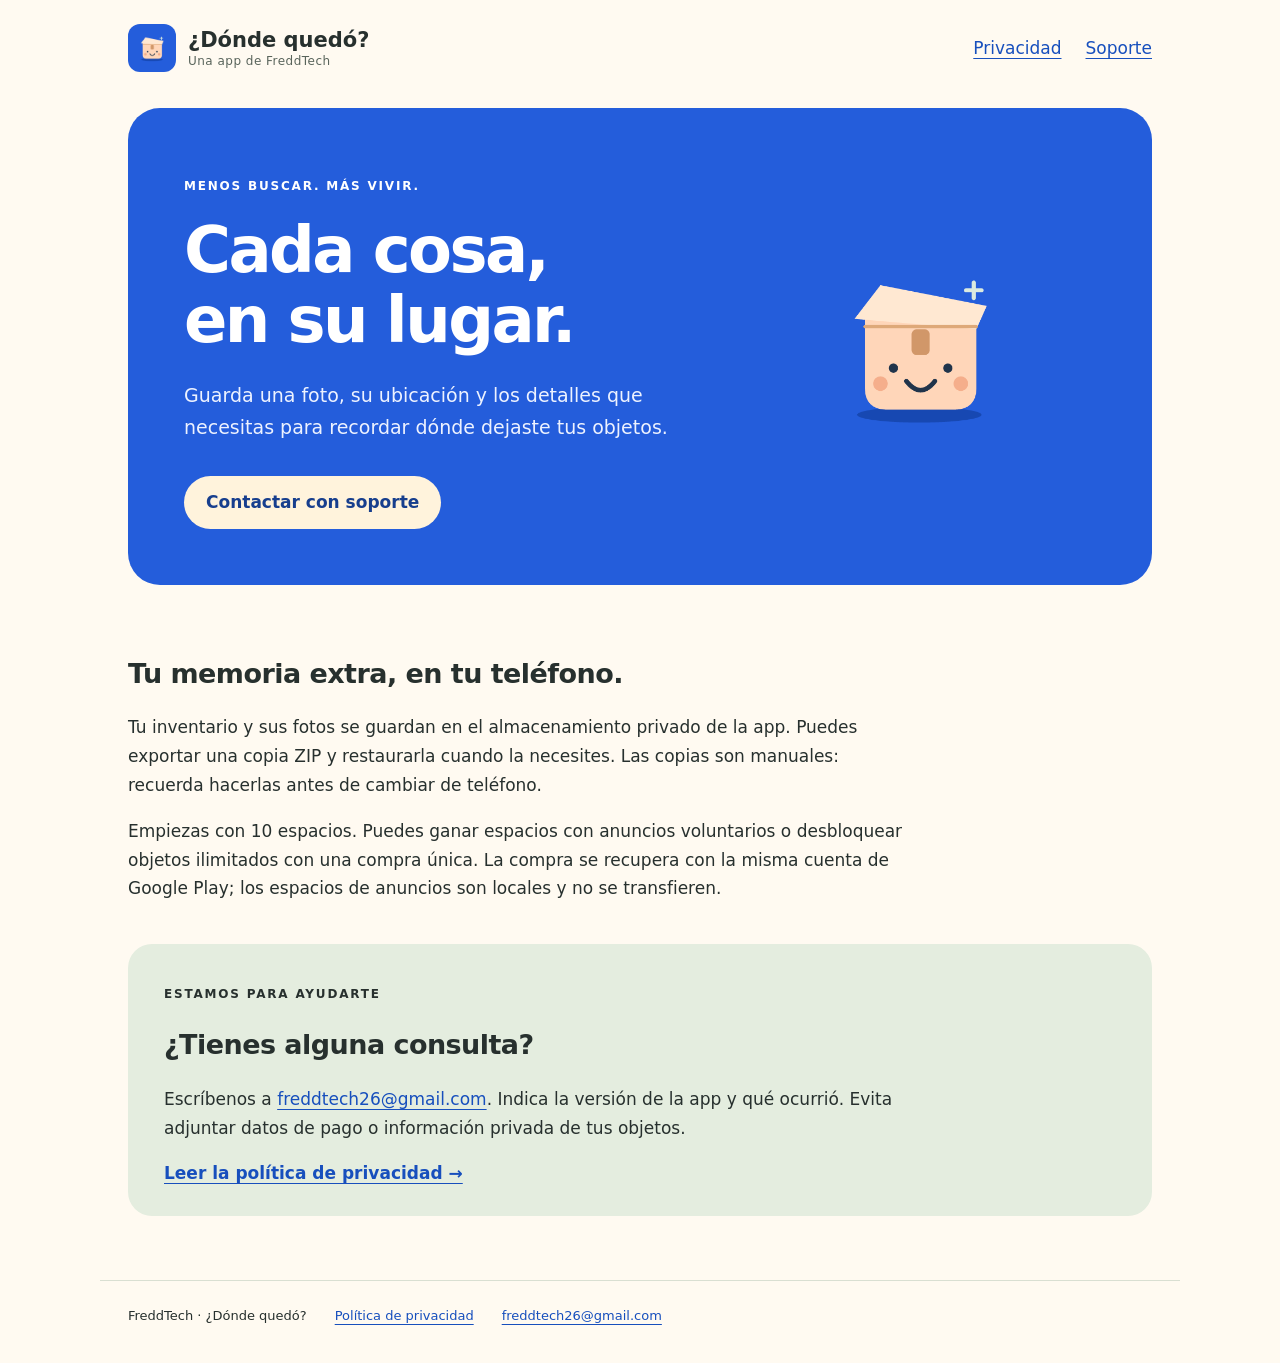
<file: index.html>
<!doctype html>
<html lang="es"><head><meta charset="utf-8"><meta name="viewport" content="width=device-width,initial-scale=1"><meta name="description" content="Información y soporte de ¿Dónde quedó?, la app de FreddTech para recordar dónde guardas tus objetos."><title>¿Dónde quedó? · FreddTech</title><link rel="icon" href="icono.png"><link rel="stylesheet" href="estilos.css"></head>
<body><header><a class="brand" href="index.html"><img src="icono.png" width="48" height="48" alt=""><span>¿Dónde quedó?<small>Una app de FreddTech</small></span></a><nav aria-label="Navegación"><a href="privacidad.html">Privacidad</a><a href="mailto:freddtech26@gmail.com">Soporte</a></nav></header>
<main><section class="hero"><div><p class="eyebrow">MENOS BUSCAR. MÁS VIVIR.</p><h1>Cada cosa,<br>en su lugar.</h1><p class="lead">Guarda una foto, su ubicación y los detalles que necesitas para recordar dónde dejaste tus objetos.</p><a class="button" href="mailto:freddtech26@gmail.com">Contactar con soporte</a></div><img class="mascot" src="icono.png" width="280" height="280" alt="Una caja sonriente, el icono de ¿Dónde quedó?"></section>
<section class="info"><h2>Tu memoria extra, en tu teléfono.</h2><p>Tu inventario y sus fotos se guardan en el almacenamiento privado de la app. Puedes exportar una copia ZIP y restaurarla cuando la necesites. Las copias son manuales: recuerda hacerlas antes de cambiar de teléfono.</p><p>Empiezas con 10 espacios. Puedes ganar espacios con anuncios voluntarios o desbloquear objetos ilimitados con una compra única. La compra se recupera con la misma cuenta de Google Play; los espacios de anuncios son locales y no se transfieren.</p></section>
<section class="support"><p class="eyebrow">ESTAMOS PARA AYUDARTE</p><h2>¿Tienes alguna consulta?</h2><p>Escríbenos a <a href="mailto:freddtech26@gmail.com">freddtech26@gmail.com</a>. Indica la versión de la app y qué ocurrió. Evita adjuntar datos de pago o información privada de tus objetos.</p><a class="text-link" href="privacidad.html">Leer la política de privacidad →</a></section></main><footer><span>FreddTech · ¿Dónde quedó?</span><a href="privacidad.html">Política de privacidad</a><a href="mailto:freddtech26@gmail.com">freddtech26@gmail.com</a></footer></body></html>
</file>
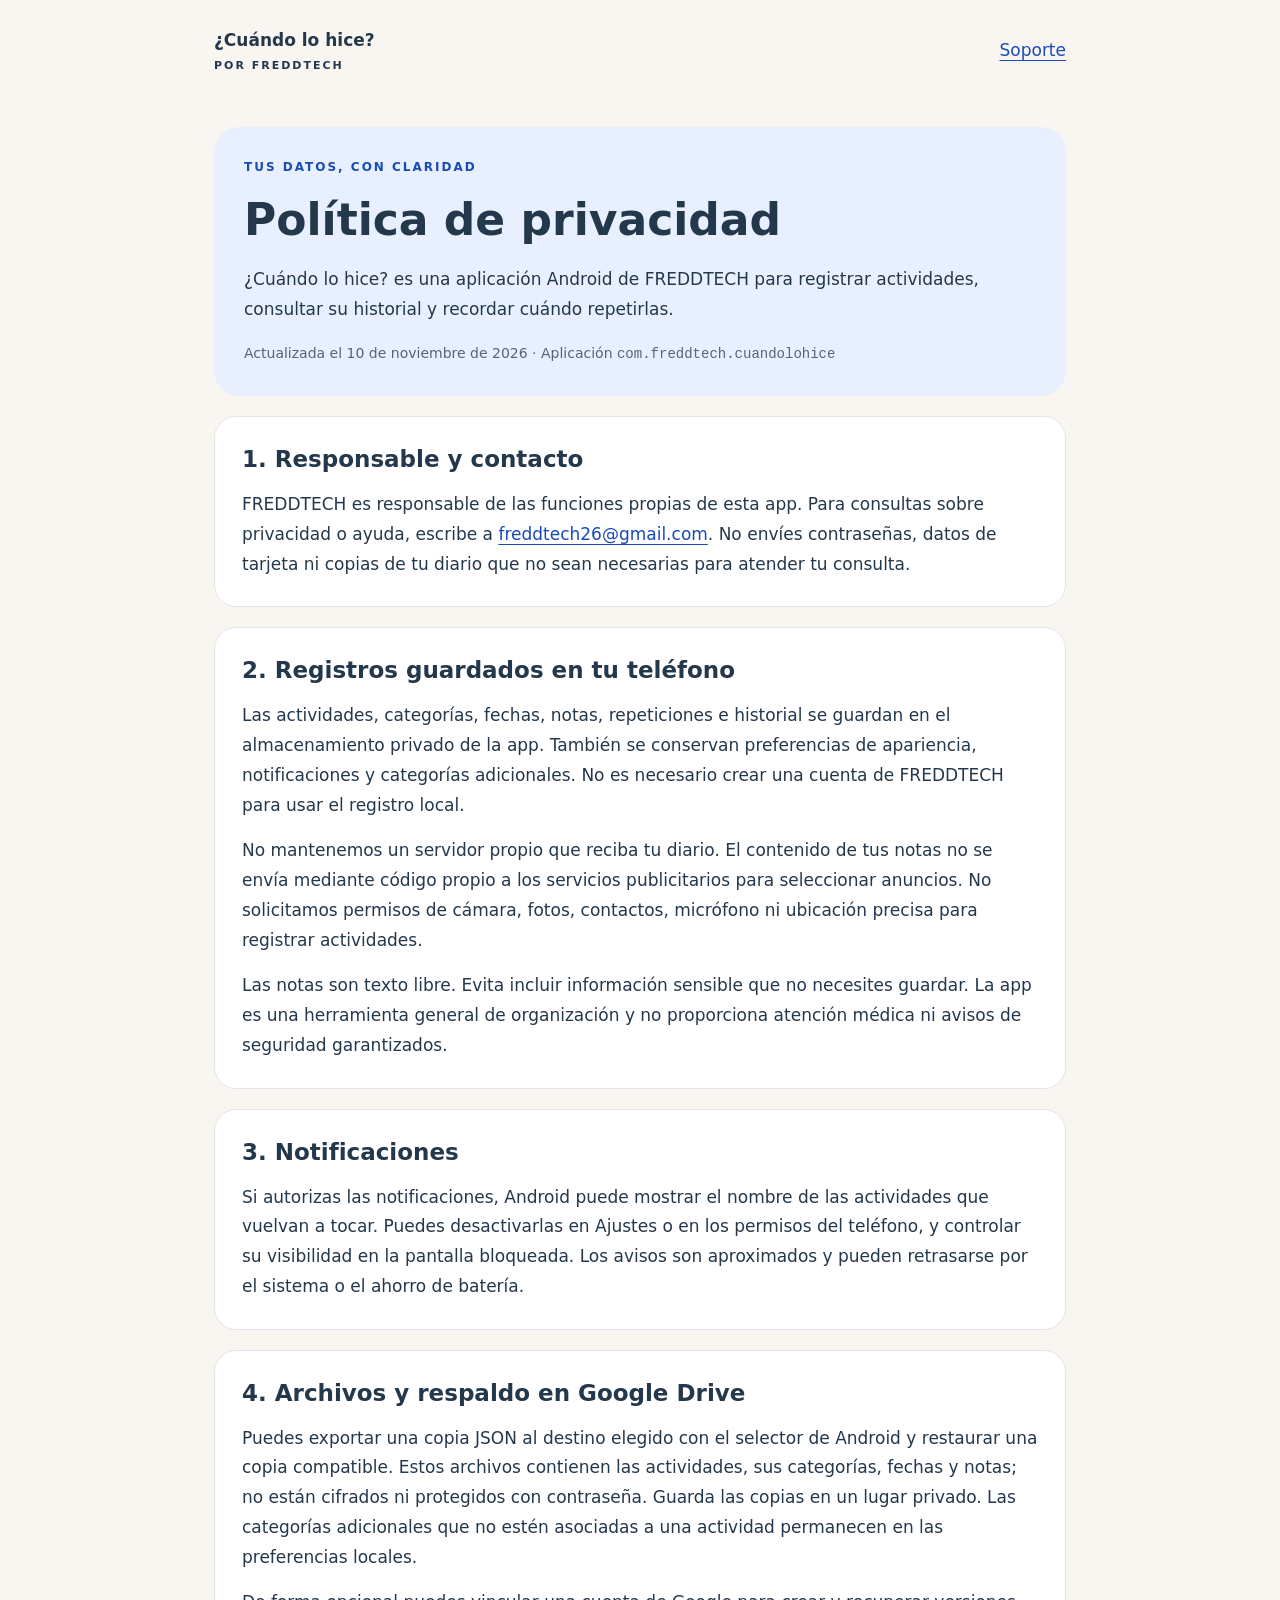
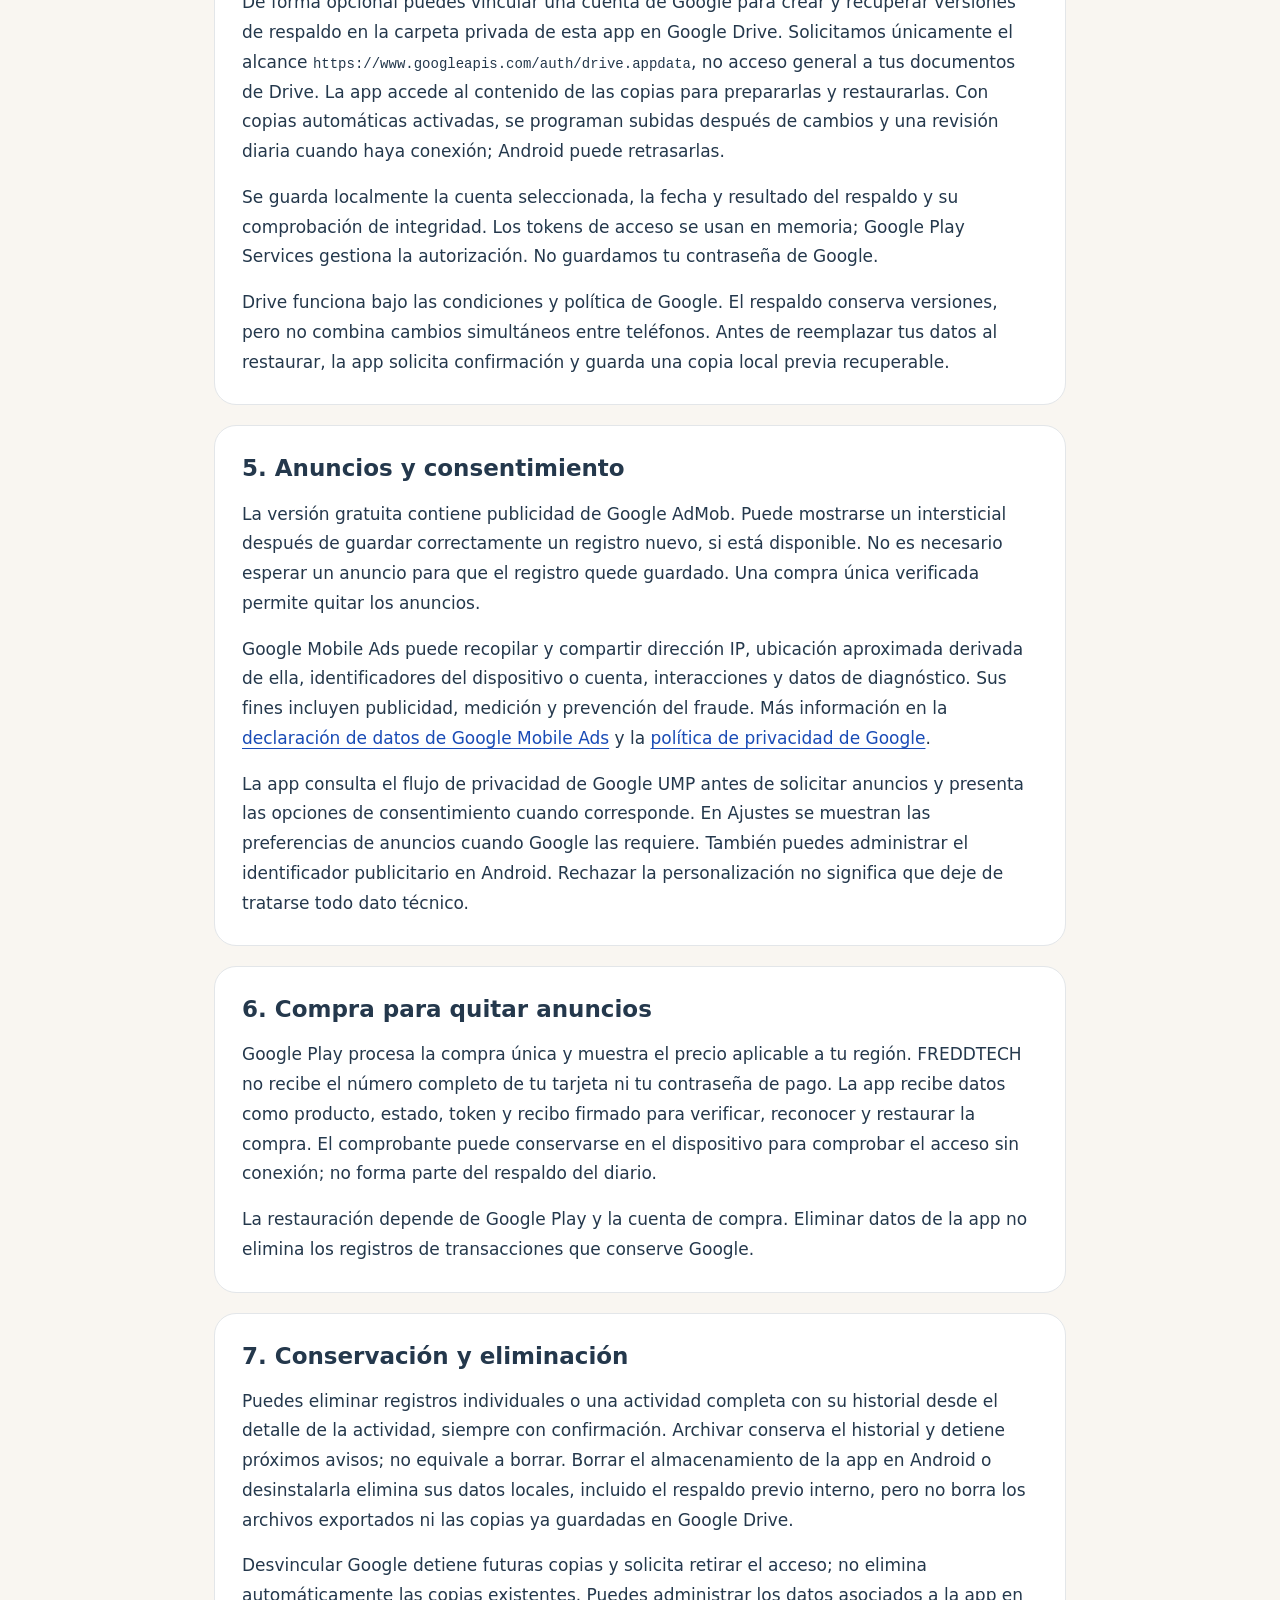
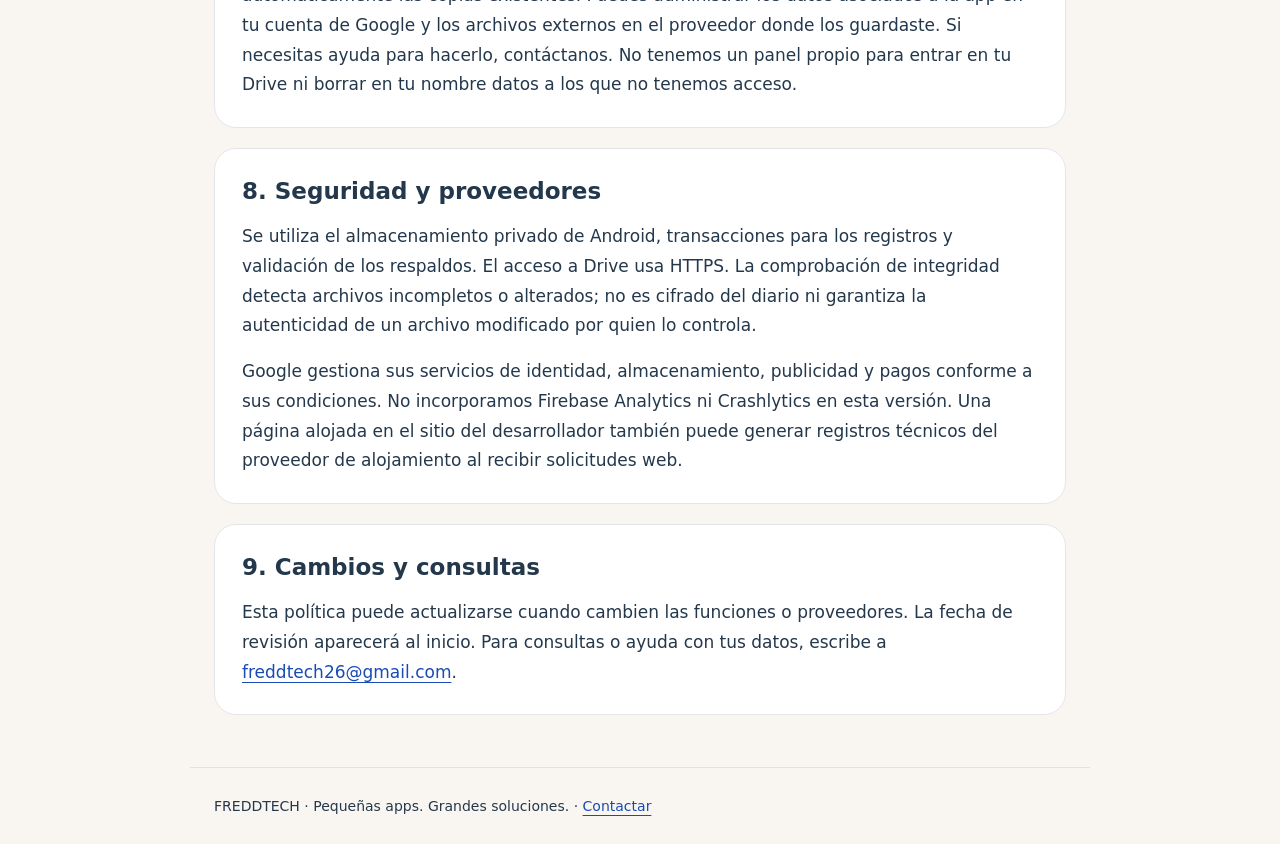
<file: privacidad-cuandolohice.html>
<!doctype html>
<html lang="es">
<head>
<meta charset="utf-8"><meta name="viewport" content="width=device-width,initial-scale=1">
<meta name="description" content="Política de privacidad de ¿Cuándo lo hice?, de FREDDTECH: registros, notas, recordatorios, respaldo en Google Drive, anuncios y compras.">
<meta name="theme-color" content="#2860D8">
<title>Privacidad · ¿Cuándo lo hice? · FREDDTECH</title>
<style>
:root{color-scheme:light;--blue:#2860d8;--ink:#24384c;--cream:#f9f6f1}*{box-sizing:border-box}body{margin:0;background:var(--cream);color:var(--ink);font:17px/1.75 system-ui,-apple-system,"Segoe UI",sans-serif}main,header,footer{max-width:900px;margin:auto;padding:26px 24px}header{display:flex;justify-content:space-between;align-items:center;gap:20px}a{color:#194bb6;text-underline-offset:4px}a:focus-visible{outline:3px solid var(--blue);outline-offset:4px}.brand{font-weight:800;color:var(--ink);text-decoration:none}.brand small{display:block;letter-spacing:2px;font-size:11px}.hero{background:#e8f0ff;border-radius:25px;padding:30px}.eyebrow{font-size:12px;font-weight:800;letter-spacing:2px;color:#194bb6}h1{font-size:clamp(30px,6vw,44px);line-height:1.16;margin:12px 0 20px}h2{font-size:23px;line-height:1.35;margin:0 0 15px}p{margin:0 0 16px}p:last-child{margin-bottom:0}section{background:white;border:1px solid #e3e6e9;border-radius:22px;padding:27px;margin-top:20px}li{margin:8px 0}.muted{font-size:14px;color:#566473}code{font-size:14px;overflow-wrap:anywhere}footer{font-size:14px;border-top:1px solid #dde3e9;margin-top:26px}.skip{position:absolute;left:12px;top:-80px}.skip:focus{top:12px;background:white;padding:10px}@media(max-width:540px){header,main,footer{padding:20px 18px}.hero,section{padding:23px 20px}body{font-size:16px}}@media print{body{background:white;font-size:11pt}header,footer,.skip{display:none}main{max-width:none;padding:0}.hero,section{background:white;border:0;padding:0;margin:0 0 20px}h2{break-after:avoid}}
</style>
</head>
<body>
<a class="skip" href="#contenido">Saltar al contenido</a>
<header><a class="brand" href="https://freddtech-web.pages.dev/">¿Cuándo lo hice?<small>POR FREDDTECH</small></a><a href="mailto:freddtech26@gmail.com">Soporte</a></header>
<main id="contenido">
<div class="hero"><p class="eyebrow">TUS DATOS, CON CLARIDAD</p><h1>Política de privacidad</h1><p>¿Cuándo lo hice? es una aplicación Android de FREDDTECH para registrar actividades, consultar su historial y recordar cuándo repetirlas.</p><p class="muted">Actualizada el <time datetime="2026-11-10">10 de noviembre de 2026</time> · Aplicación <code>com.freddtech.cuandolohice</code></p></div>
<section><h2>1. Responsable y contacto</h2><p>FREDDTECH es responsable de las funciones propias de esta app. Para consultas sobre privacidad o ayuda, escribe a <a href="mailto:freddtech26@gmail.com">freddtech26@gmail.com</a>. No envíes contraseñas, datos de tarjeta ni copias de tu diario que no sean necesarias para atender tu consulta.</p></section>
<section><h2>2. Registros guardados en tu teléfono</h2><p>Las actividades, categorías, fechas, notas, repeticiones e historial se guardan en el almacenamiento privado de la app. También se conservan preferencias de apariencia, notificaciones y categorías adicionales. No es necesario crear una cuenta de FREDDTECH para usar el registro local.</p><p>No mantenemos un servidor propio que reciba tu diario. El contenido de tus notas no se envía mediante código propio a los servicios publicitarios para seleccionar anuncios. No solicitamos permisos de cámara, fotos, contactos, micrófono ni ubicación precisa para registrar actividades.</p><p>Las notas son texto libre. Evita incluir información sensible que no necesites guardar. La app es una herramienta general de organización y no proporciona atención médica ni avisos de seguridad garantizados.</p></section>
<section><h2>3. Notificaciones</h2><p>Si autorizas las notificaciones, Android puede mostrar el nombre de las actividades que vuelvan a tocar. Puedes desactivarlas en Ajustes o en los permisos del teléfono, y controlar su visibilidad en la pantalla bloqueada. Los avisos son aproximados y pueden retrasarse por el sistema o el ahorro de batería.</p></section>
<section><h2>4. Archivos y respaldo en Google Drive</h2><p>Puedes exportar una copia JSON al destino elegido con el selector de Android y restaurar una copia compatible. Estos archivos contienen las actividades, sus categorías, fechas y notas; no están cifrados ni protegidos con contraseña. Guarda las copias en un lugar privado. Las categorías adicionales que no estén asociadas a una actividad permanecen en las preferencias locales.</p><p>De forma opcional puedes vincular una cuenta de Google para crear y recuperar versiones de respaldo en la carpeta privada de esta app en Google Drive. Solicitamos únicamente el alcance <code>https://www.googleapis.com/auth/drive.appdata</code>, no acceso general a tus documentos de Drive. La app accede al contenido de las copias para prepararlas y restaurarlas. Con copias automáticas activadas, se programan subidas después de cambios y una revisión diaria cuando haya conexión; Android puede retrasarlas.</p><p>Se guarda localmente la cuenta seleccionada, la fecha y resultado del respaldo y su comprobación de integridad. Los tokens de acceso se usan en memoria; Google Play Services gestiona la autorización. No guardamos tu contraseña de Google.</p><p>Drive funciona bajo las condiciones y política de Google. El respaldo conserva versiones, pero no combina cambios simultáneos entre teléfonos. Antes de reemplazar tus datos al restaurar, la app solicita confirmación y guarda una copia local previa recuperable.</p></section>
<section><h2>5. Anuncios y consentimiento</h2><p>La versión gratuita contiene publicidad de Google AdMob. Puede mostrarse un intersticial después de guardar correctamente un registro nuevo, si está disponible. No es necesario esperar un anuncio para que el registro quede guardado. Una compra única verificada permite quitar los anuncios.</p><p>Google Mobile Ads puede recopilar y compartir dirección IP, ubicación aproximada derivada de ella, identificadores del dispositivo o cuenta, interacciones y datos de diagnóstico. Sus fines incluyen publicidad, medición y prevención del fraude. Más información en la <a href="https://developers.google.com/admob/android/privacy/play-data-disclosure">declaración de datos de Google Mobile Ads</a> y la <a href="https://policies.google.com/privacy?hl=es">política de privacidad de Google</a>.</p><p>La app consulta el flujo de privacidad de Google UMP antes de solicitar anuncios y presenta las opciones de consentimiento cuando corresponde. En Ajustes se muestran las preferencias de anuncios cuando Google las requiere. También puedes administrar el identificador publicitario en Android. Rechazar la personalización no significa que deje de tratarse todo dato técnico.</p></section>
<section><h2>6. Compra para quitar anuncios</h2><p>Google Play procesa la compra única y muestra el precio aplicable a tu región. FREDDTECH no recibe el número completo de tu tarjeta ni tu contraseña de pago. La app recibe datos como producto, estado, token y recibo firmado para verificar, reconocer y restaurar la compra. El comprobante puede conservarse en el dispositivo para comprobar el acceso sin conexión; no forma parte del respaldo del diario.</p><p>La restauración depende de Google Play y la cuenta de compra. Eliminar datos de la app no elimina los registros de transacciones que conserve Google.</p></section>
<section><h2>7. Conservación y eliminación</h2><p>Puedes eliminar registros individuales o una actividad completa con su historial desde el detalle de la actividad, siempre con confirmación. Archivar conserva el historial y detiene próximos avisos; no equivale a borrar. Borrar el almacenamiento de la app en Android o desinstalarla elimina sus datos locales, incluido el respaldo previo interno, pero no borra los archivos exportados ni las copias ya guardadas en Google Drive.</p><p>Desvincular Google detiene futuras copias y solicita retirar el acceso; no elimina automáticamente las copias existentes. Puedes administrar los datos asociados a la app en tu cuenta de Google y los archivos externos en el proveedor donde los guardaste. Si necesitas ayuda para hacerlo, contáctanos. No tenemos un panel propio para entrar en tu Drive ni borrar en tu nombre datos a los que no tenemos acceso.</p></section>
<section><h2>8. Seguridad y proveedores</h2><p>Se utiliza el almacenamiento privado de Android, transacciones para los registros y validación de los respaldos. El acceso a Drive usa HTTPS. La comprobación de integridad detecta archivos incompletos o alterados; no es cifrado del diario ni garantiza la autenticidad de un archivo modificado por quien lo controla.</p><p>Google gestiona sus servicios de identidad, almacenamiento, publicidad y pagos conforme a sus condiciones. No incorporamos Firebase Analytics ni Crashlytics en esta versión. Una página alojada en el sitio del desarrollador también puede generar registros técnicos del proveedor de alojamiento al recibir solicitudes web.</p></section>
<section><h2>9. Cambios y consultas</h2><p>Esta política puede actualizarse cuando cambien las funciones o proveedores. La fecha de revisión aparecerá al inicio. Para consultas o ayuda con tus datos, escribe a <a href="mailto:freddtech26@gmail.com">freddtech26@gmail.com</a>.</p></section>
</main><footer>FREDDTECH · Pequeñas apps. Grandes soluciones. · <a href="mailto:freddtech26@gmail.com">Contactar</a></footer>
</body></html>
</file>
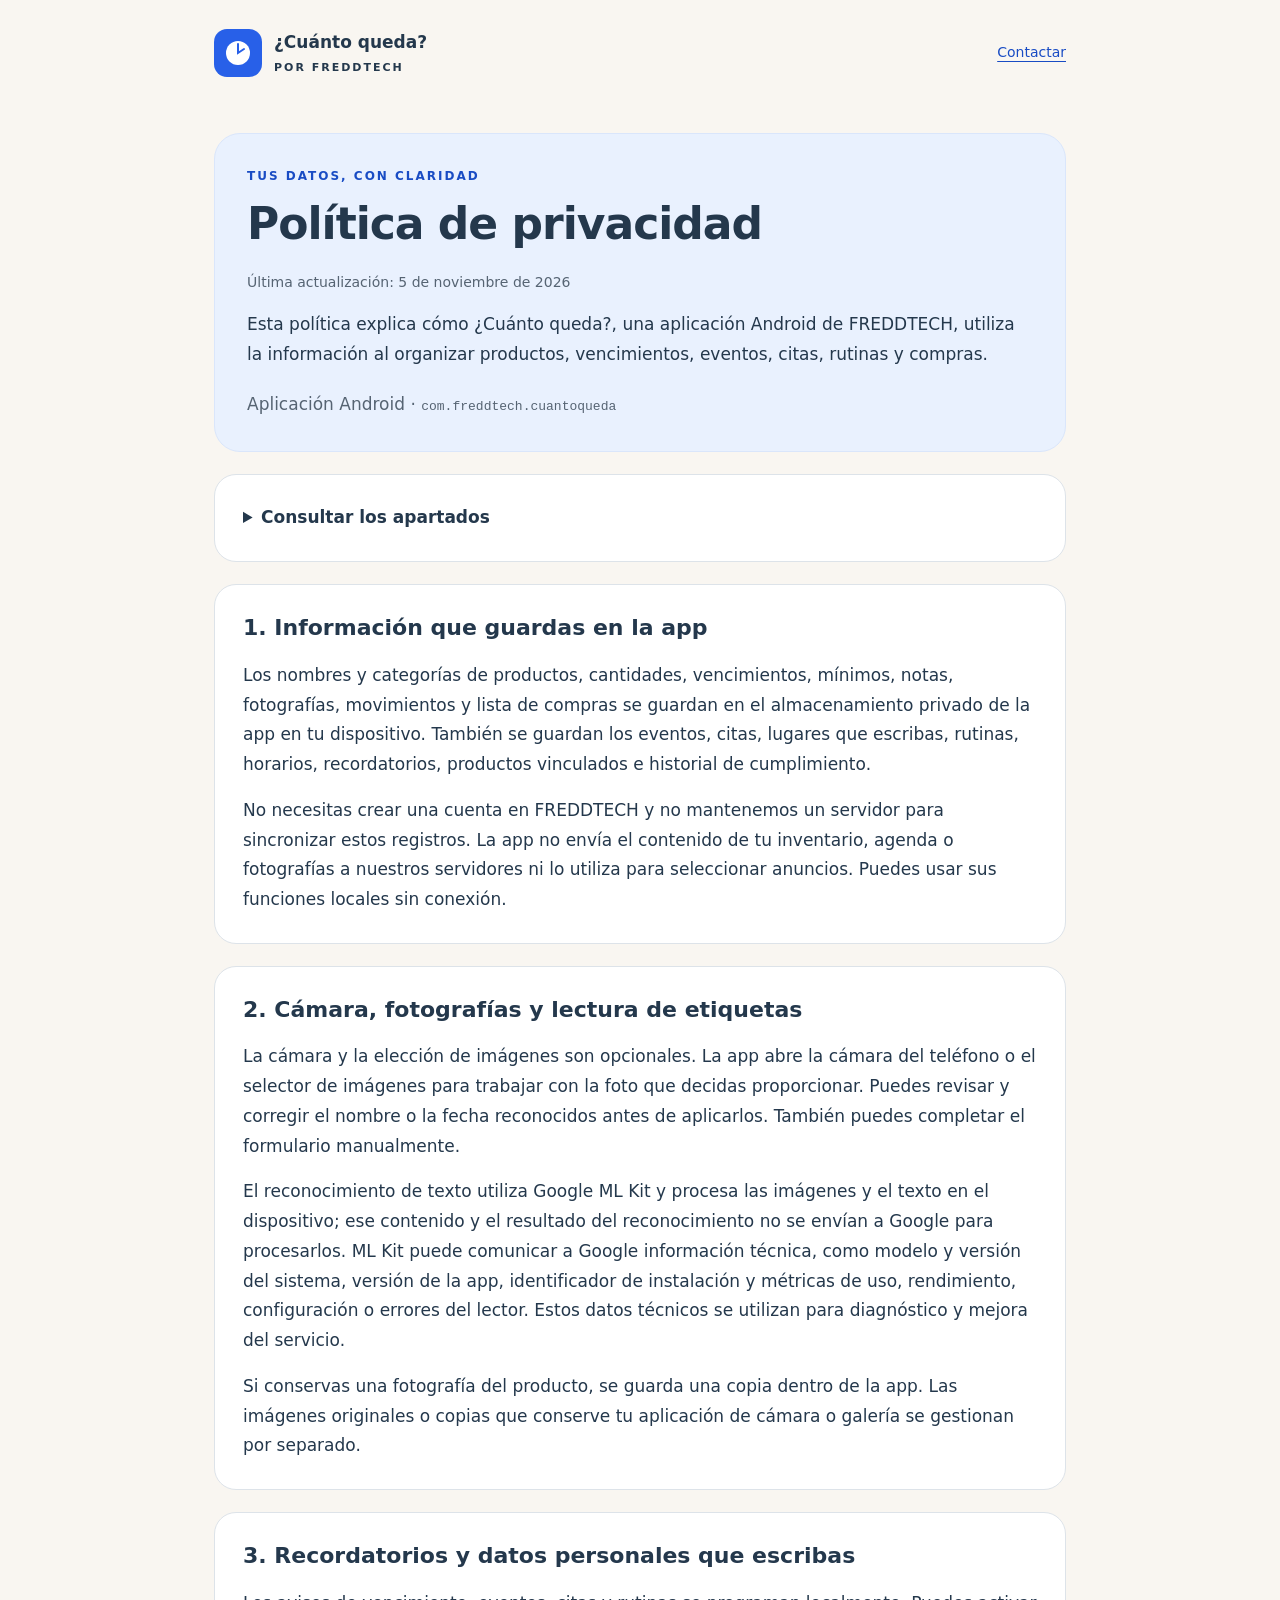
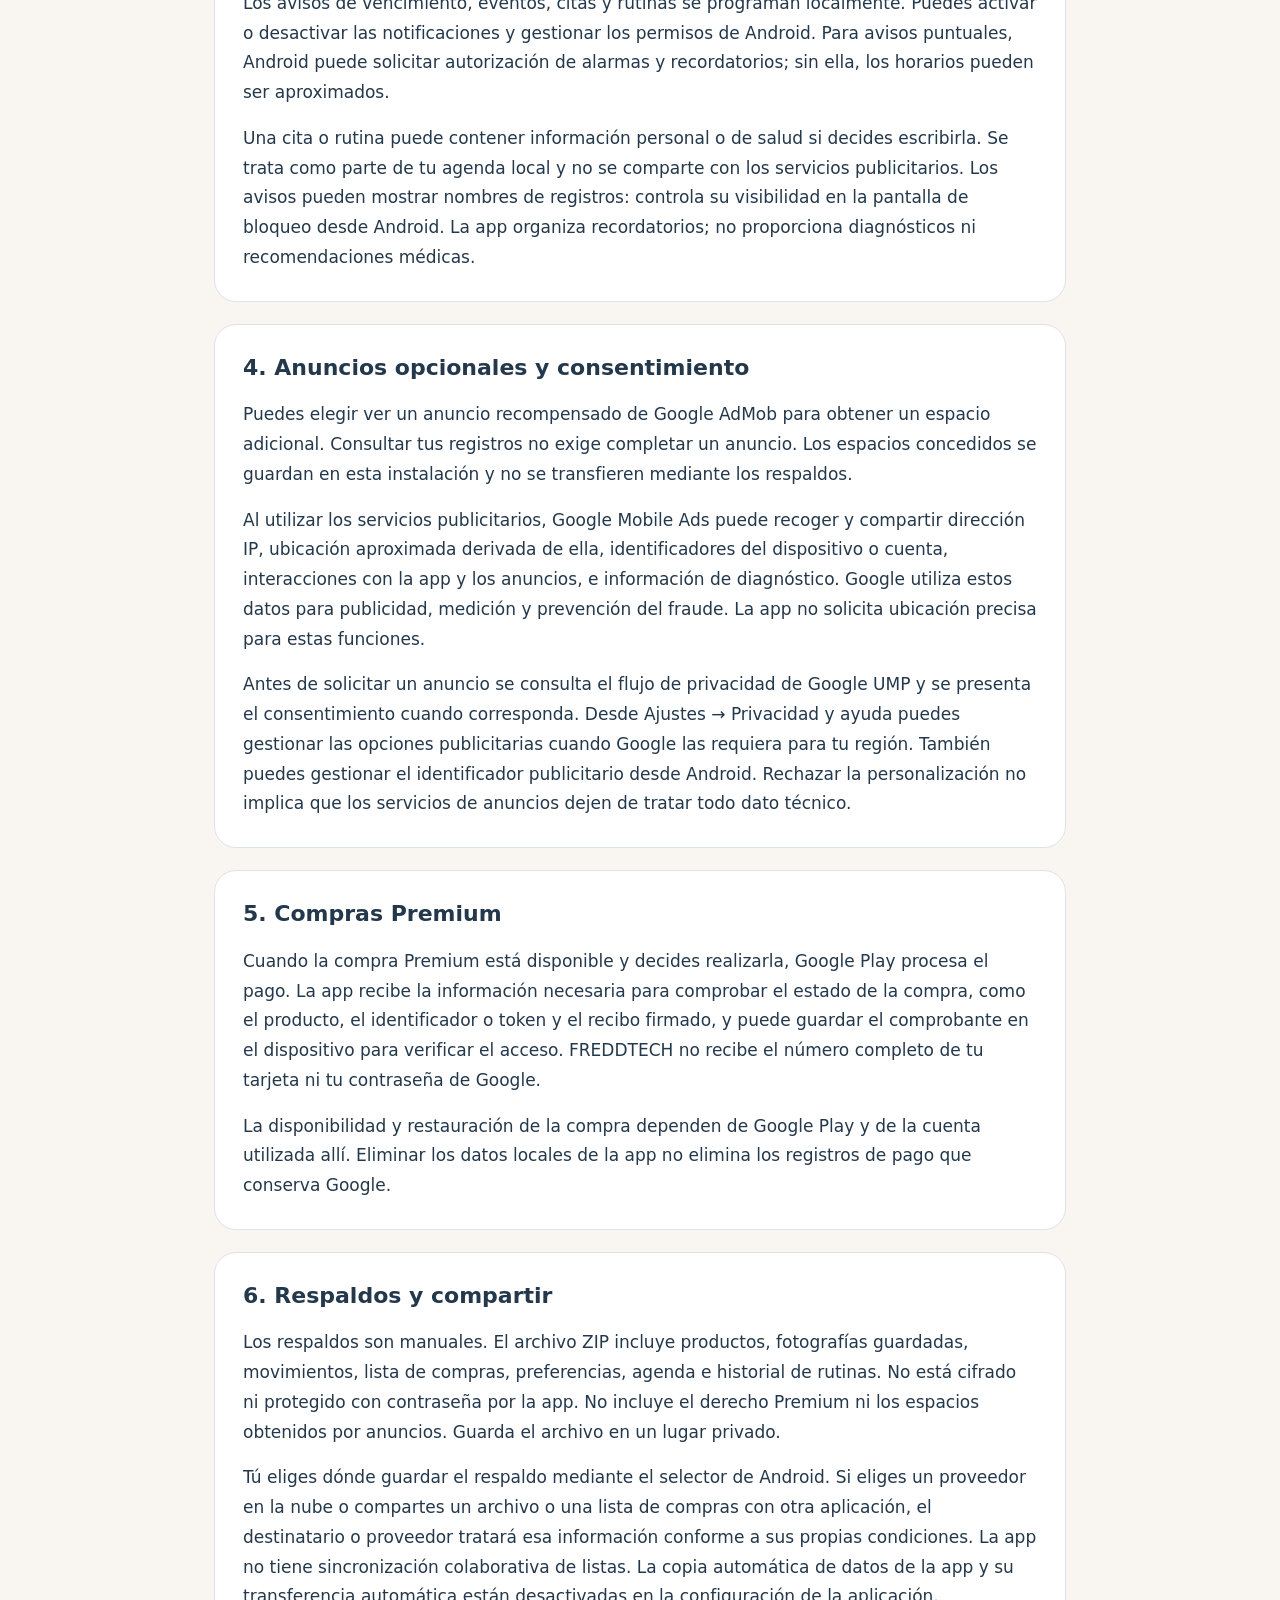
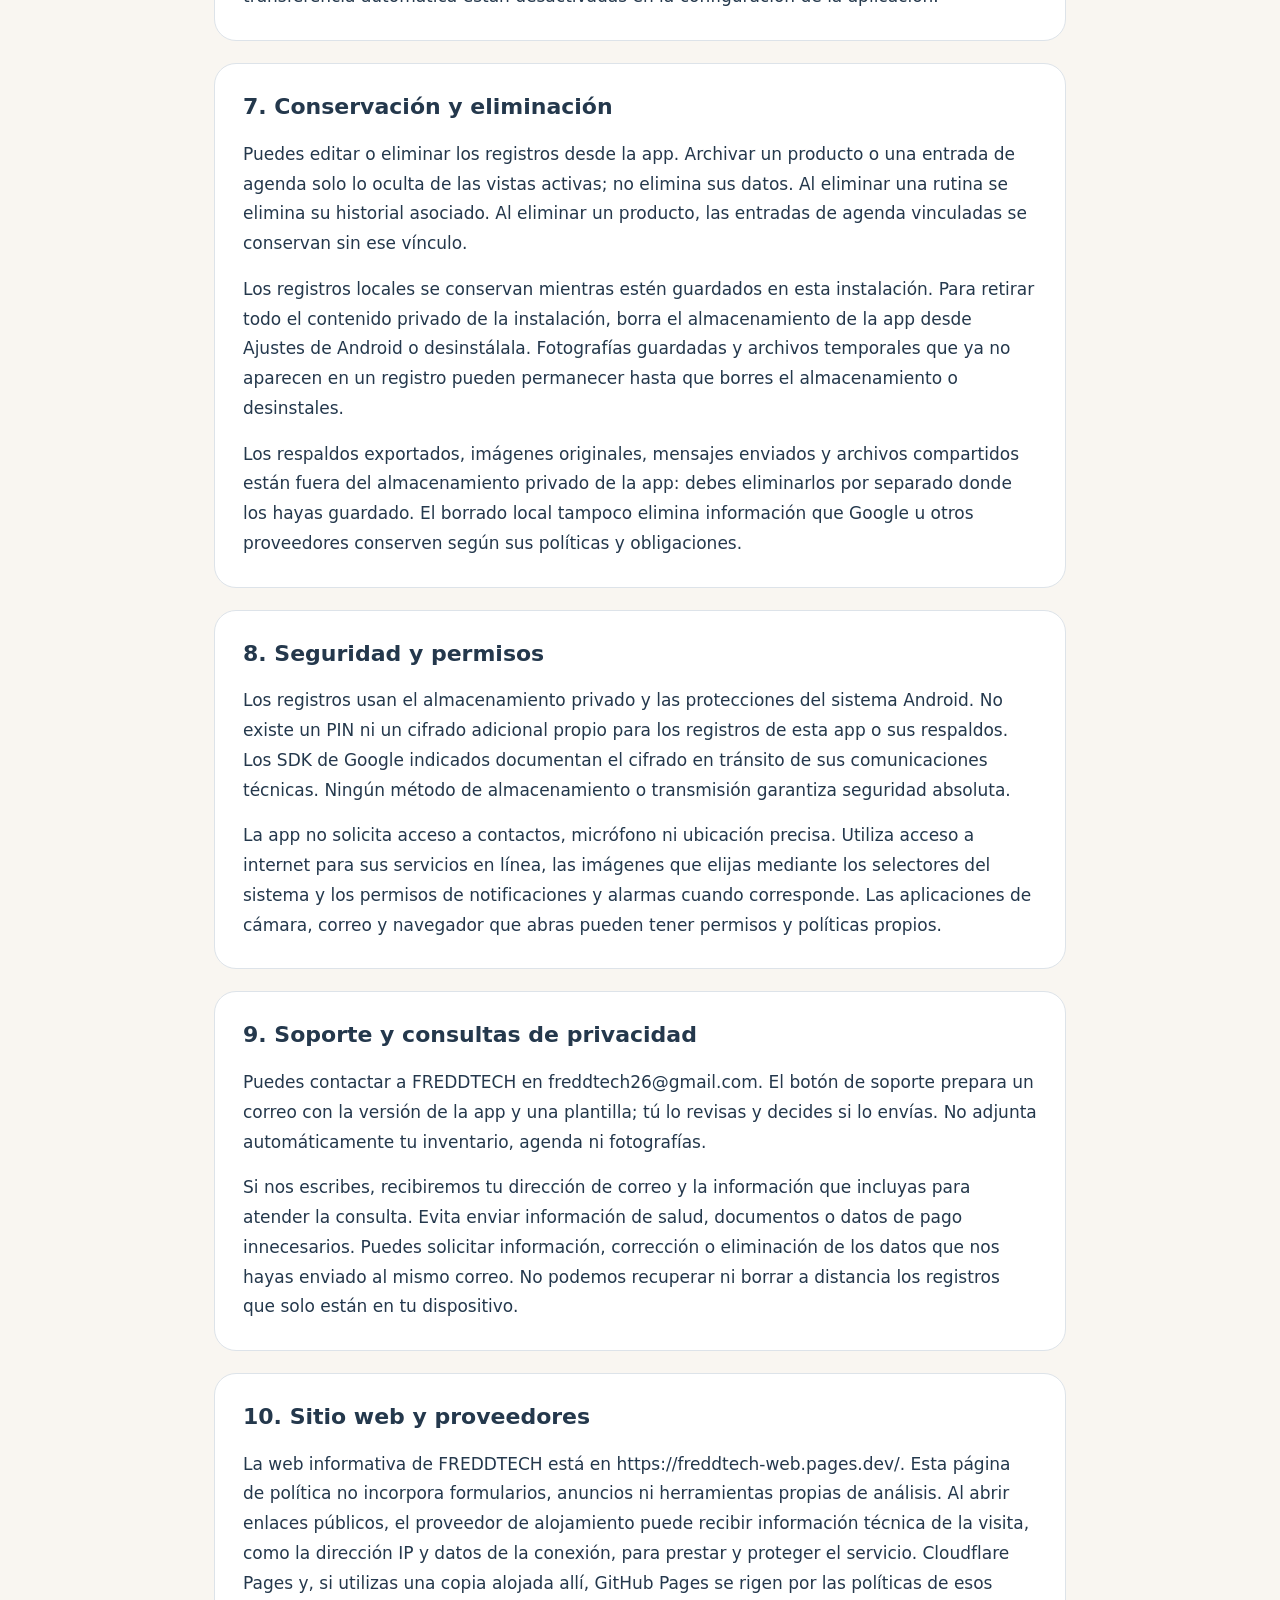
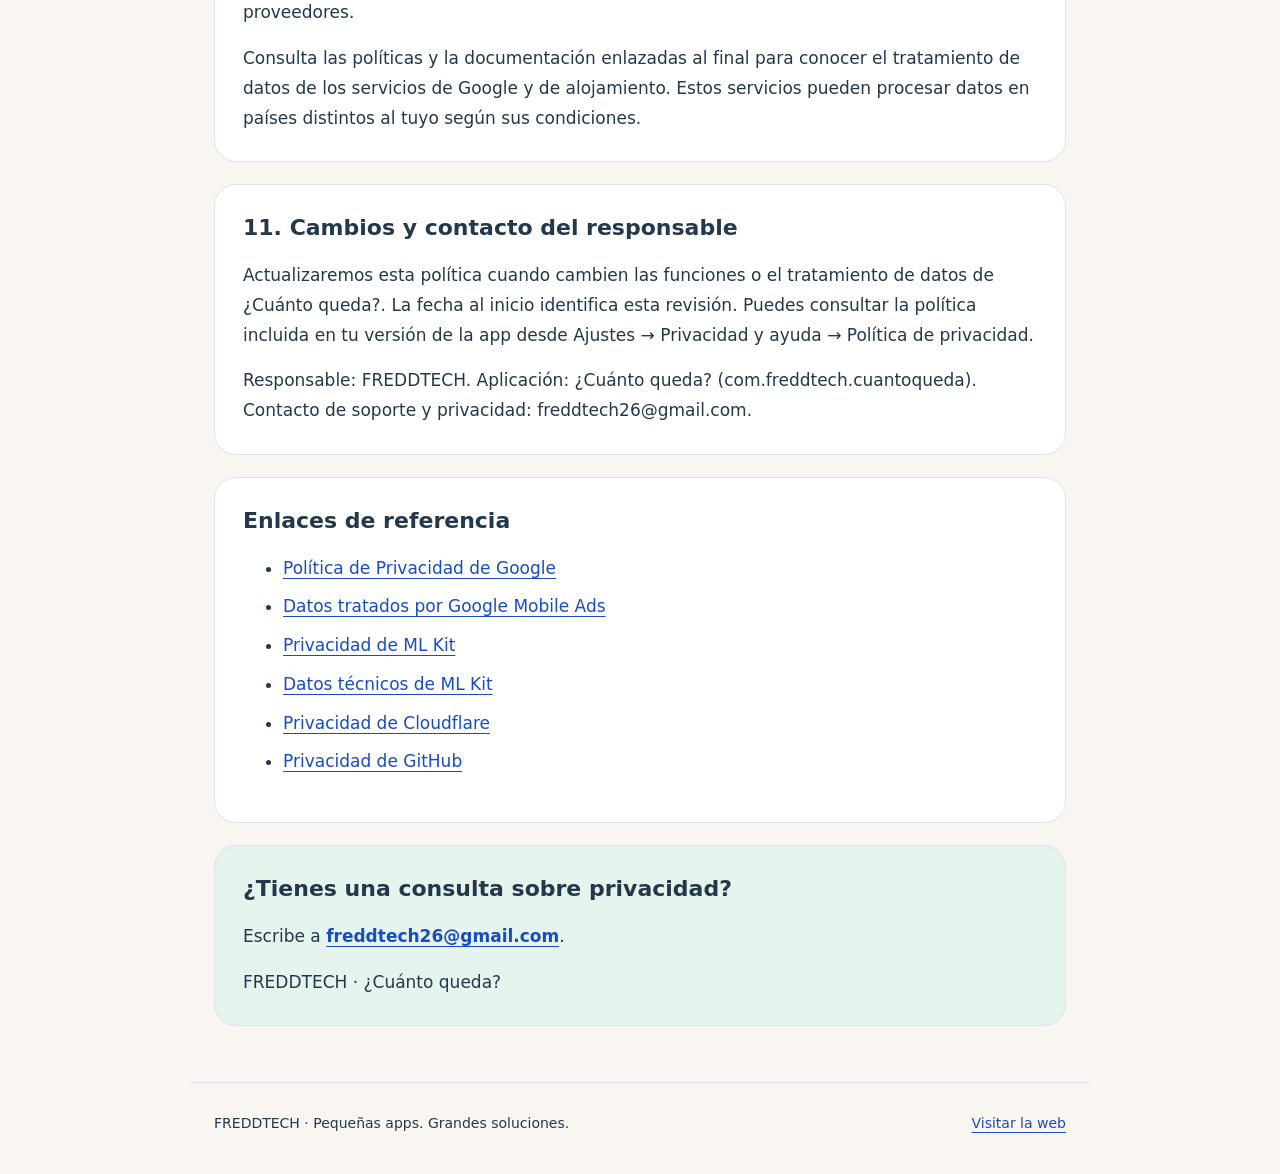
<file: privacidad-cuantoqueda.html>
<!doctype html>
<html lang="es">
<head>
<meta charset="utf-8">
<meta name="viewport" content="width=device-width, initial-scale=1">
<meta name="description" content="Política de privacidad de ¿Cuánto queda?, de FREDDTECH: productos, agenda, fotografías, anuncios, compras y tus opciones sobre los datos.">
<meta name="theme-color" content="#2860e8">
<title>Política de privacidad · ¿Cuánto queda? · FREDDTECH</title>
<style>
:root{color-scheme:light;--blue:#2860e8;--ink:#24384c;--muted:#566473;--line:#dde3e9;--cream:#f9f6f1}*{box-sizing:border-box}html{scroll-padding-top:24px}body{margin:0;background:var(--cream);color:var(--ink);font:17px/1.75 system-ui,-apple-system,BlinkMacSystemFont,"Segoe UI",sans-serif}a{color:#194cc4;text-underline-offset:4px}a:hover{text-decoration-thickness:2px}a:focus-visible{outline:3px solid var(--blue);outline-offset:5px;border-radius:3px}.skip{position:absolute;left:12px;top:-80px;background:#fff;padding:12px}.skip:focus{top:12px}header,main,footer{max-width:900px;margin:auto;padding:28px 24px}header{display:flex;align-items:center;justify-content:space-between;gap:20px}.brand{display:flex;align-items:center;gap:12px;font-weight:750;color:var(--ink);text-decoration:none}.brand small{display:block;font-size:11px;letter-spacing:2px;font-weight:600}.brand svg{background:var(--blue);border-radius:13px;padding:8px;flex-shrink:0}header>a:last-child{font-size:14px}.hero{background:#e9f1fe;padding:32px;border:1px solid #dae6fb;border-radius:26px}.eyebrow{font-size:12px;font-weight:750;letter-spacing:2px;color:#194cc4;margin:0 0 12px}h1{font-size:clamp(30px,6vw,44px);line-height:1.15;letter-spacing:-1px;margin:8px 0 20px}h2{font-size:22px;line-height:1.35;margin:0 0 18px}p{margin:0 0 16px}p:last-child{margin-bottom:0}.date{font-size:14px;color:var(--muted)}.summary{margin-top:20px;color:var(--muted)}nav,article section{background:#fff;border:1px solid var(--line);border-radius:22px;padding:28px;margin-top:22px}nav summary{cursor:pointer;font-weight:700}nav ol{padding-left:24px;margin-bottom:0}li{margin:9px 0}article p{overflow-wrap:anywhere}code{font-size:13px;overflow-wrap:anywhere}footer{display:flex;justify-content:space-between;gap:16px;flex-wrap:wrap;font-size:14px;border-top:1px solid var(--line);margin-top:28px;padding-bottom:38px}.contact{background:#e6f4ee}.contact a{font-weight:600}@media(max-width:540px){header,main,footer{padding:22px 18px}header{align-items:flex-start}.hero,nav,article section{padding:23px 20px;border-radius:20px}body{font-size:16px}h2{font-size:20px}}@media print{body{background:#fff;font-size:11pt}header,nav,footer,.skip{display:none}main{max-width:none;padding:0}.hero,article section{border:0;padding:0;margin:0 0 20px;background:#fff}h2{break-after:avoid}a{color:inherit}h1{font-size:26pt}}
</style>
</head>
<body>
<a class="skip" href="#contenido">Saltar al contenido</a>
<header><a class="brand" href="https://freddtech-web.pages.dev/"><svg width="48" height="48" viewBox="0 0 32 32" aria-hidden="true"><circle cx="16" cy="16" r="12" fill="#fff"/><path d="M16 7v9l6-4" fill="none" stroke="#2860e8" stroke-width="2" stroke-linecap="round"/></svg><span>¿Cuánto queda?<small>POR FREDDTECH</small></span></a><a href="mailto:freddtech26@gmail.com">Contactar</a></header>
<main id="contenido">
<div class="hero"><p class="eyebrow">TUS DATOS, CON CLARIDAD</p><h1>Pol&#237;tica de privacidad</h1><p class="date">Última actualización: <time datetime="2026-11-05">5 de noviembre de 2026</time></p><p>Esta pol&#237;tica explica c&#243;mo &#191;Cu&#225;nto queda?, una aplicaci&#243;n Android de FREDDTECH, utiliza la informaci&#243;n al organizar productos, vencimientos, eventos, citas, rutinas y compras.</p><p class="summary">Aplicación Android · <code>com.freddtech.cuantoqueda</code></p></div>
<nav aria-label="Índice de la política"><details><summary>Consultar los apartados</summary><ol><li><a href="#apartado-1">1. Informaci&#243;n que guardas en la app</a></li>
<li><a href="#apartado-2">2. C&#225;mara, fotograf&#237;as y lectura de etiquetas</a></li>
<li><a href="#apartado-3">3. Recordatorios y datos personales que escribas</a></li>
<li><a href="#apartado-4">4. Anuncios opcionales y consentimiento</a></li>
<li><a href="#apartado-5">5. Compras Premium</a></li>
<li><a href="#apartado-6">6. Respaldos y compartir</a></li>
<li><a href="#apartado-7">7. Conservaci&#243;n y eliminaci&#243;n</a></li>
<li><a href="#apartado-8">8. Seguridad y permisos</a></li>
<li><a href="#apartado-9">9. Soporte y consultas de privacidad</a></li>
<li><a href="#apartado-10">10. Sitio web y proveedores</a></li>
<li><a href="#apartado-11">11. Cambios y contacto del responsable</a></li></ol></details></nav>
<article aria-label="Política de privacidad de ¿Cuánto queda?"><section id="apartado-1"><h2>1. Informaci&#243;n que guardas en la app</h2>
<p>Los nombres y categor&#237;as de productos, cantidades, vencimientos, m&#237;nimos, notas, fotograf&#237;as, movimientos y lista de compras se guardan en el almacenamiento privado de la app en tu dispositivo. Tambi&#233;n se guardan los eventos, citas, lugares que escribas, rutinas, horarios, recordatorios, productos vinculados e historial de cumplimiento.</p>
<p>No necesitas crear una cuenta en FREDDTECH y no mantenemos un servidor para sincronizar estos registros. La app no env&#237;a el contenido de tu inventario, agenda o fotograf&#237;as a nuestros servidores ni lo utiliza para seleccionar anuncios. Puedes usar sus funciones locales sin conexi&#243;n.</p></section>
<section id="apartado-2"><h2>2. C&#225;mara, fotograf&#237;as y lectura de etiquetas</h2>
<p>La c&#225;mara y la elecci&#243;n de im&#225;genes son opcionales. La app abre la c&#225;mara del tel&#233;fono o el selector de im&#225;genes para trabajar con la foto que decidas proporcionar. Puedes revisar y corregir el nombre o la fecha reconocidos antes de aplicarlos. Tambi&#233;n puedes completar el formulario manualmente.</p>
<p>El reconocimiento de texto utiliza Google ML Kit y procesa las im&#225;genes y el texto en el dispositivo; ese contenido y el resultado del reconocimiento no se env&#237;an a Google para procesarlos. ML Kit puede comunicar a Google informaci&#243;n t&#233;cnica, como modelo y versi&#243;n del sistema, versi&#243;n de la app, identificador de instalaci&#243;n y m&#233;tricas de uso, rendimiento, configuraci&#243;n o errores del lector. Estos datos t&#233;cnicos se utilizan para diagn&#243;stico y mejora del servicio.</p>
<p>Si conservas una fotograf&#237;a del producto, se guarda una copia dentro de la app. Las im&#225;genes originales o copias que conserve tu aplicaci&#243;n de c&#225;mara o galer&#237;a se gestionan por separado.</p></section>
<section id="apartado-3"><h2>3. Recordatorios y datos personales que escribas</h2>
<p>Los avisos de vencimiento, eventos, citas y rutinas se programan localmente. Puedes activar o desactivar las notificaciones y gestionar los permisos de Android. Para avisos puntuales, Android puede solicitar autorizaci&#243;n de alarmas y recordatorios; sin ella, los horarios pueden ser aproximados.</p>
<p>Una cita o rutina puede contener informaci&#243;n personal o de salud si decides escribirla. Se trata como parte de tu agenda local y no se comparte con los servicios publicitarios. Los avisos pueden mostrar nombres de registros: controla su visibilidad en la pantalla de bloqueo desde Android. La app organiza recordatorios; no proporciona diagn&#243;sticos ni recomendaciones m&#233;dicas.</p></section>
<section id="apartado-4"><h2>4. Anuncios opcionales y consentimiento</h2>
<p>Puedes elegir ver un anuncio recompensado de Google AdMob para obtener un espacio adicional. Consultar tus registros no exige completar un anuncio. Los espacios concedidos se guardan en esta instalaci&#243;n y no se transfieren mediante los respaldos.</p>
<p>Al utilizar los servicios publicitarios, Google Mobile Ads puede recoger y compartir direcci&#243;n IP, ubicaci&#243;n aproximada derivada de ella, identificadores del dispositivo o cuenta, interacciones con la app y los anuncios, e informaci&#243;n de diagn&#243;stico. Google utiliza estos datos para publicidad, medici&#243;n y prevenci&#243;n del fraude. La app no solicita ubicaci&#243;n precisa para estas funciones.</p>
<p>Antes de solicitar un anuncio se consulta el flujo de privacidad de Google UMP y se presenta el consentimiento cuando corresponda. Desde Ajustes → Privacidad y ayuda puedes gestionar las opciones publicitarias cuando Google las requiera para tu regi&#243;n. Tambi&#233;n puedes gestionar el identificador publicitario desde Android. Rechazar la personalizaci&#243;n no implica que los servicios de anuncios dejen de tratar todo dato t&#233;cnico.</p></section>
<section id="apartado-5"><h2>5. Compras Premium</h2>
<p>Cuando la compra Premium est&#225; disponible y decides realizarla, Google Play procesa el pago. La app recibe la informaci&#243;n necesaria para comprobar el estado de la compra, como el producto, el identificador o token y el recibo firmado, y puede guardar el comprobante en el dispositivo para verificar el acceso. FREDDTECH no recibe el n&#250;mero completo de tu tarjeta ni tu contrase&#241;a de Google.</p>
<p>La disponibilidad y restauraci&#243;n de la compra dependen de Google Play y de la cuenta utilizada all&#237;. Eliminar los datos locales de la app no elimina los registros de pago que conserva Google.</p></section>
<section id="apartado-6"><h2>6. Respaldos y compartir</h2>
<p>Los respaldos son manuales. El archivo ZIP incluye productos, fotograf&#237;as guardadas, movimientos, lista de compras, preferencias, agenda e historial de rutinas. No est&#225; cifrado ni protegido con contrase&#241;a por la app. No incluye el derecho Premium ni los espacios obtenidos por anuncios. Guarda el archivo en un lugar privado.</p>
<p>T&#250; eliges d&#243;nde guardar el respaldo mediante el selector de Android. Si eliges un proveedor en la nube o compartes un archivo o una lista de compras con otra aplicaci&#243;n, el destinatario o proveedor tratar&#225; esa informaci&#243;n conforme a sus propias condiciones. La app no tiene sincronizaci&#243;n colaborativa de listas. La copia autom&#225;tica de datos de la app y su transferencia autom&#225;tica est&#225;n desactivadas en la configuraci&#243;n de la aplicaci&#243;n.</p></section>
<section id="apartado-7"><h2>7. Conservaci&#243;n y eliminaci&#243;n</h2>
<p>Puedes editar o eliminar los registros desde la app. Archivar un producto o una entrada de agenda solo lo oculta de las vistas activas; no elimina sus datos. Al eliminar una rutina se elimina su historial asociado. Al eliminar un producto, las entradas de agenda vinculadas se conservan sin ese v&#237;nculo.</p>
<p>Los registros locales se conservan mientras est&#233;n guardados en esta instalaci&#243;n. Para retirar todo el contenido privado de la instalaci&#243;n, borra el almacenamiento de la app desde Ajustes de Android o desinst&#225;lala. Fotograf&#237;as guardadas y archivos temporales que ya no aparecen en un registro pueden permanecer hasta que borres el almacenamiento o desinstales.</p>
<p>Los respaldos exportados, im&#225;genes originales, mensajes enviados y archivos compartidos est&#225;n fuera del almacenamiento privado de la app: debes eliminarlos por separado donde los hayas guardado. El borrado local tampoco elimina informaci&#243;n que Google u otros proveedores conserven seg&#250;n sus pol&#237;ticas y obligaciones.</p></section>
<section id="apartado-8"><h2>8. Seguridad y permisos</h2>
<p>Los registros usan el almacenamiento privado y las protecciones del sistema Android. No existe un PIN ni un cifrado adicional propio para los registros de esta app o sus respaldos. Los SDK de Google indicados documentan el cifrado en tr&#225;nsito de sus comunicaciones t&#233;cnicas. Ning&#250;n m&#233;todo de almacenamiento o transmisi&#243;n garantiza seguridad absoluta.</p>
<p>La app no solicita acceso a contactos, micr&#243;fono ni ubicaci&#243;n precisa. Utiliza acceso a internet para sus servicios en l&#237;nea, las im&#225;genes que elijas mediante los selectores del sistema y los permisos de notificaciones y alarmas cuando corresponde. Las aplicaciones de c&#225;mara, correo y navegador que abras pueden tener permisos y pol&#237;ticas propios.</p></section>
<section id="apartado-9"><h2>9. Soporte y consultas de privacidad</h2>
<p>Puedes contactar a FREDDTECH en freddtech26@gmail.com. El bot&#243;n de soporte prepara un correo con la versi&#243;n de la app y una plantilla; t&#250; lo revisas y decides si lo env&#237;as. No adjunta autom&#225;ticamente tu inventario, agenda ni fotograf&#237;as.</p>
<p>Si nos escribes, recibiremos tu direcci&#243;n de correo y la informaci&#243;n que incluyas para atender la consulta. Evita enviar informaci&#243;n de salud, documentos o datos de pago innecesarios. Puedes solicitar informaci&#243;n, correcci&#243;n o eliminaci&#243;n de los datos que nos hayas enviado al mismo correo. No podemos recuperar ni borrar a distancia los registros que solo est&#225;n en tu dispositivo.</p></section>
<section id="apartado-10"><h2>10. Sitio web y proveedores</h2>
<p>La web informativa de FREDDTECH est&#225; en https://freddtech-web.pages.dev/. Esta p&#225;gina de pol&#237;tica no incorpora formularios, anuncios ni herramientas propias de an&#225;lisis. Al abrir enlaces p&#250;blicos, el proveedor de alojamiento puede recibir informaci&#243;n t&#233;cnica de la visita, como la direcci&#243;n IP y datos de la conexi&#243;n, para prestar y proteger el servicio. Cloudflare Pages y, si utilizas una copia alojada all&#237;, GitHub Pages se rigen por las pol&#237;ticas de esos proveedores.</p>
<p>Consulta las pol&#237;ticas y la documentaci&#243;n enlazadas al final para conocer el tratamiento de datos de los servicios de Google y de alojamiento. Estos servicios pueden procesar datos en pa&#237;ses distintos al tuyo seg&#250;n sus condiciones.</p></section>
<section id="apartado-11"><h2>11. Cambios y contacto del responsable</h2>
<p>Actualizaremos esta pol&#237;tica cuando cambien las funciones o el tratamiento de datos de &#191;Cu&#225;nto queda?. La fecha al inicio identifica esta revisi&#243;n. Puedes consultar la pol&#237;tica incluida en tu versi&#243;n de la app desde Ajustes → Privacidad y ayuda → Pol&#237;tica de privacidad.</p>
<p>Responsable: FREDDTECH. Aplicaci&#243;n: &#191;Cu&#225;nto queda? (com.freddtech.cuantoqueda). Contacto de soporte y privacidad: freddtech26@gmail.com.</p></section>
<section><h2>Enlaces de referencia</h2><ul><li><a href="https://policies.google.com/privacy">Pol&#237;tica de Privacidad de Google</a></li>
<li><a href="https://developers.google.com/admob/android/privacy/play-data-disclosure?hl=es-419">Datos tratados por Google Mobile Ads</a></li>
<li><a href="https://developers.google.com/ml-kit/terms">Privacidad de ML Kit</a></li>
<li><a href="https://developers.google.com/ml-kit/android-data-disclosure">Datos t&#233;cnicos de ML Kit</a></li>
<li><a href="https://www.cloudflare.com/privacypolicy/">Privacidad de Cloudflare</a></li>
<li><a href="https://docs.github.com/es/site-policy/privacy-policies/github-general-privacy-statement">Privacidad de GitHub</a></li></ul></section>
<section class="contact"><h2>¿Tienes una consulta sobre privacidad?</h2><p>Escribe a <a href="mailto:freddtech26@gmail.com">freddtech26@gmail.com</a>.</p><p>FREDDTECH · ¿Cuánto queda?</p></section></article>
</main><footer><span>FREDDTECH · Pequeñas apps. Grandes soluciones.</span><a href="https://freddtech-web.pages.dev/">Visitar la web</a></footer>
</body></html>
</file>
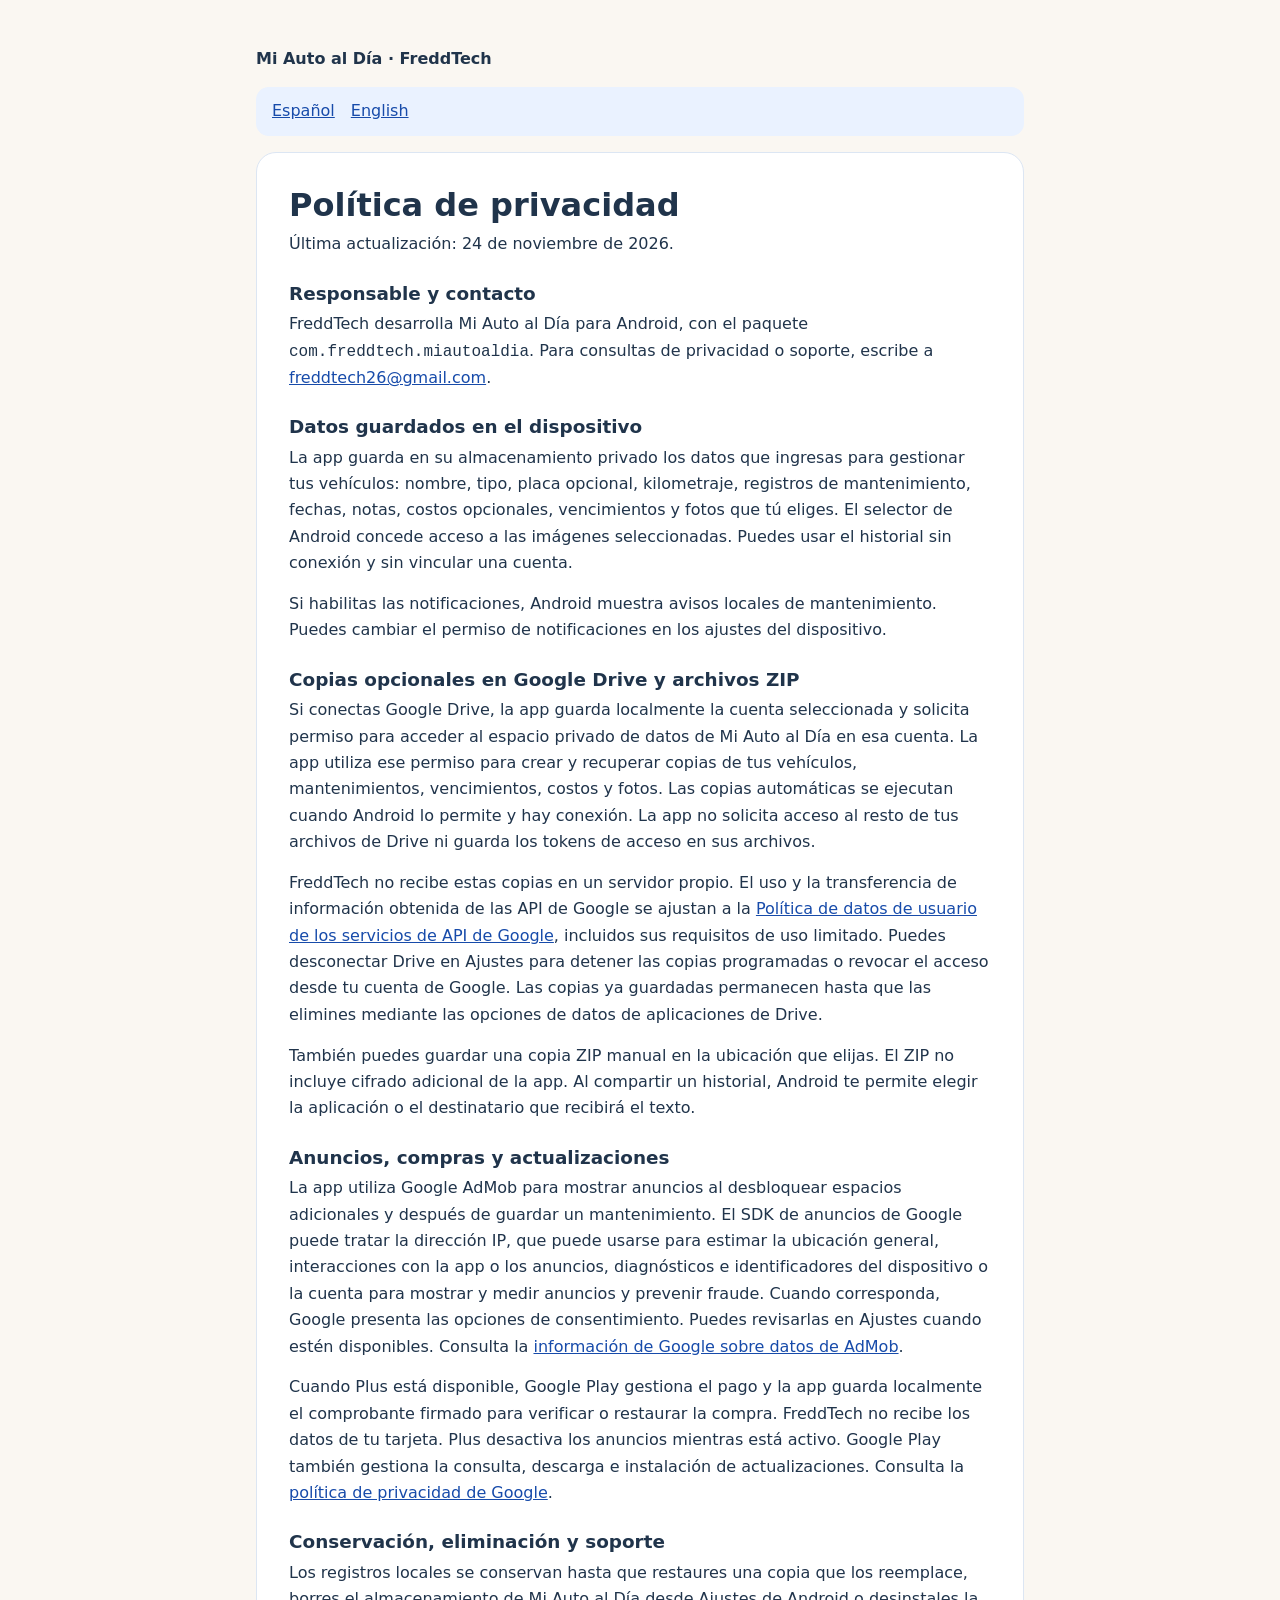
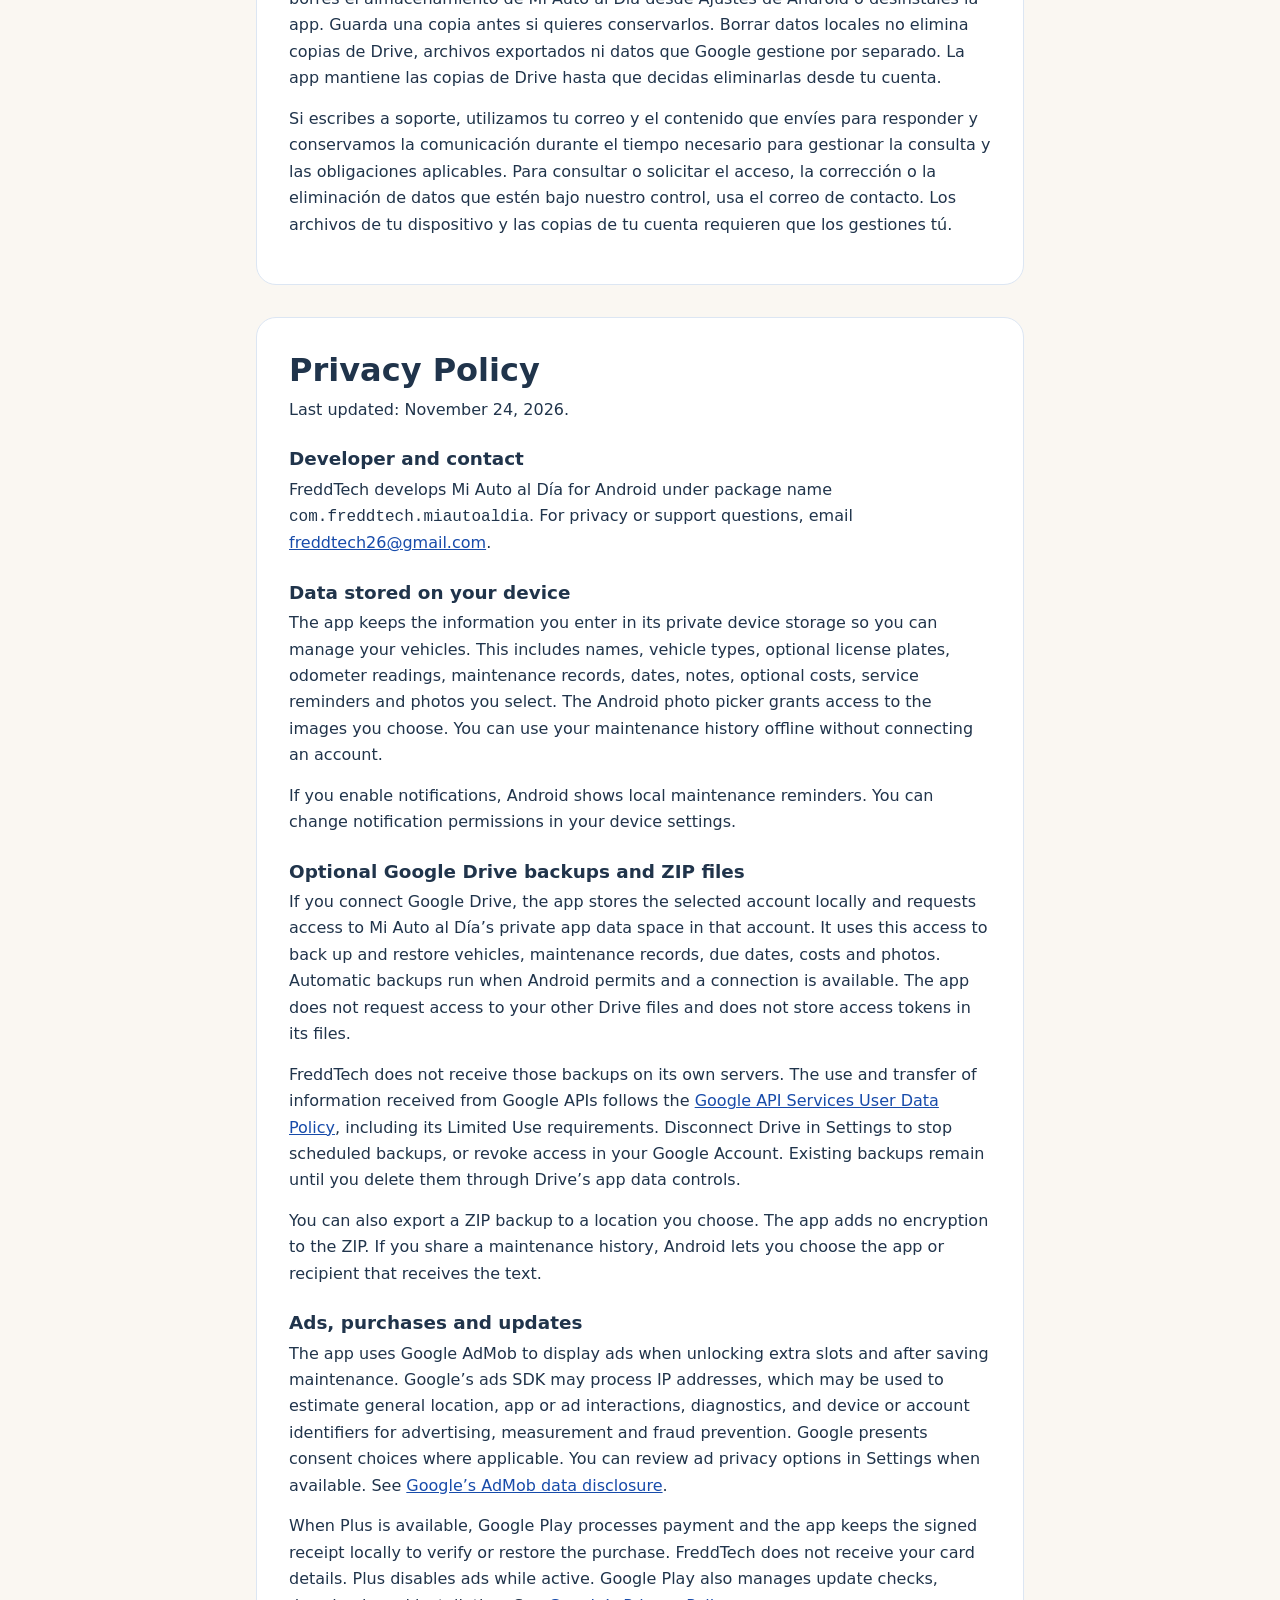
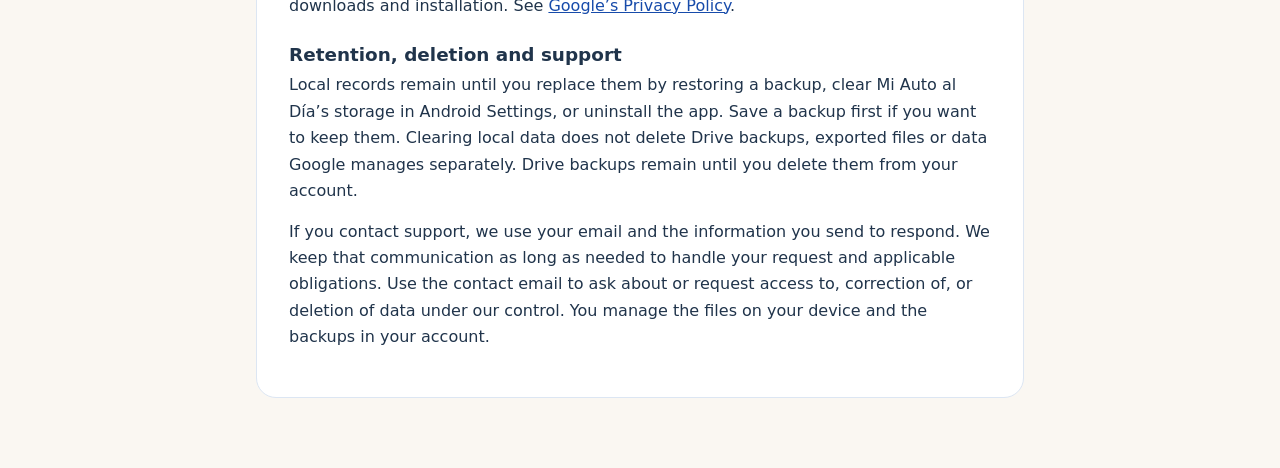
<file: privacidad-miautoaldia.html>
<!doctype html>
<html lang="es">
<head>
  <meta charset="utf-8">
  <meta name="viewport" content="width=device-width, initial-scale=1">
  <meta name="description" content="Política de privacidad de Mi Auto al Día, una aplicación Android de FreddTech.">
  <title>Política de privacidad / Privacy Policy · Mi Auto al Día</title>
  <style>
    :root { color-scheme: light; background: #faf7f2; color: #20344b; font: 1rem/1.65 system-ui, sans-serif; }
    body { margin: 0; }
    main { max-width: 48rem; margin: 0 auto; padding: clamp(1rem, 4vw, 2.5rem); }
    article { background: white; border: 1px solid #dce6f3; border-radius: 1.25rem; padding: clamp(1rem, 4vw, 2rem); margin: 1rem 0 2rem; }
    h1, h2, h3 { line-height: 1.25; }
    h1, article > h2 { font-size: clamp(1.5rem, 4vw, 2rem); margin: 0; }
    h3 { font-size: 1.15rem; margin: 1.5rem 0 .35rem; }
    p { margin: .4rem 0 .9rem; }
    a { color: #174baa; overflow-wrap: anywhere; }
    nav { display: flex; flex-wrap: wrap; gap: 1rem; padding: .7rem 1rem; background: #eaf2ff; border-radius: .8rem; }
  </style>
</head>
<body>
<main>
  <p><strong>Mi Auto al Día · FreddTech</strong></p>
  <nav aria-label="Idioma / Language"><a href="#es">Español</a><a href="#en" lang="en">English</a></nav>
  <article id="es" aria-labelledby="titulo-es">
    <h1 id="titulo-es">Política de privacidad</h1>
    <p>Última actualización: <time datetime="2026-11-24">24 de noviembre de 2026</time>.</p>
    <h3>Responsable y contacto</h3>
    <p>FreddTech desarrolla Mi Auto al Día para Android, con el paquete <code>com.freddtech.miautoaldia</code>. Para consultas de privacidad o soporte, escribe a <a href="mailto:freddtech26@gmail.com">freddtech26@gmail.com</a>.</p>
    <h3>Datos guardados en el dispositivo</h3>
    <p>La app guarda en su almacenamiento privado los datos que ingresas para gestionar tus vehículos: nombre, tipo, placa opcional, kilometraje, registros de mantenimiento, fechas, notas, costos opcionales, vencimientos y fotos que tú eliges. El selector de Android concede acceso a las imágenes seleccionadas. Puedes usar el historial sin conexión y sin vincular una cuenta.</p>
    <p>Si habilitas las notificaciones, Android muestra avisos locales de mantenimiento. Puedes cambiar el permiso de notificaciones en los ajustes del dispositivo.</p>
    <h3>Copias opcionales en Google Drive y archivos ZIP</h3>
    <p>Si conectas Google Drive, la app guarda localmente la cuenta seleccionada y solicita permiso para acceder al espacio privado de datos de Mi Auto al Día en esa cuenta. La app utiliza ese permiso para crear y recuperar copias de tus vehículos, mantenimientos, vencimientos, costos y fotos. Las copias automáticas se ejecutan cuando Android lo permite y hay conexión. La app no solicita acceso al resto de tus archivos de Drive ni guarda los tokens de acceso en sus archivos.</p>
    <p>FreddTech no recibe estas copias en un servidor propio. El uso y la transferencia de información obtenida de las API de Google se ajustan a la <a href="https://developers.google.com/terms/api-services-user-data-policy">Política de datos de usuario de los servicios de API de Google</a>, incluidos sus requisitos de uso limitado. Puedes desconectar Drive en Ajustes para detener las copias programadas o revocar el acceso desde tu cuenta de Google. Las copias ya guardadas permanecen hasta que las elimines mediante las opciones de datos de aplicaciones de Drive.</p>
    <p>También puedes guardar una copia ZIP manual en la ubicación que elijas. El ZIP no incluye cifrado adicional de la app. Al compartir un historial, Android te permite elegir la aplicación o el destinatario que recibirá el texto.</p>
    <h3>Anuncios, compras y actualizaciones</h3>
    <p>La app utiliza Google AdMob para mostrar anuncios al desbloquear espacios adicionales y después de guardar un mantenimiento. El SDK de anuncios de Google puede tratar la dirección IP, que puede usarse para estimar la ubicación general, interacciones con la app o los anuncios, diagnósticos e identificadores del dispositivo o la cuenta para mostrar y medir anuncios y prevenir fraude. Cuando corresponda, Google presenta las opciones de consentimiento. Puedes revisarlas en Ajustes cuando estén disponibles. Consulta la <a href="https://developers.google.com/admob/android/privacy/play-data-disclosure">información de Google sobre datos de AdMob</a>.</p>
    <p>Cuando Plus está disponible, Google Play gestiona el pago y la app guarda localmente el comprobante firmado para verificar o restaurar la compra. FreddTech no recibe los datos de tu tarjeta. Plus desactiva los anuncios mientras está activo. Google Play también gestiona la consulta, descarga e instalación de actualizaciones. Consulta la <a href="https://policies.google.com/privacy?hl=es">política de privacidad de Google</a>.</p>
    <h3>Conservación, eliminación y soporte</h3>
    <p>Los registros locales se conservan hasta que restaures una copia que los reemplace, borres el almacenamiento de Mi Auto al Día desde Ajustes de Android o desinstales la app. Guarda una copia antes si quieres conservarlos. Borrar datos locales no elimina copias de Drive, archivos exportados ni datos que Google gestione por separado. La app mantiene las copias de Drive hasta que decidas eliminarlas desde tu cuenta.</p>
    <p>Si escribes a soporte, utilizamos tu correo y el contenido que envíes para responder y conservamos la comunicación durante el tiempo necesario para gestionar la consulta y las obligaciones aplicables. Para consultar o solicitar el acceso, la corrección o la eliminación de datos que estén bajo nuestro control, usa el correo de contacto. Los archivos de tu dispositivo y las copias de tu cuenta requieren que los gestiones tú.</p>
  </article>
  <article id="en" lang="en" aria-labelledby="title-en">
    <h2 id="title-en">Privacy Policy</h2>
    <p>Last updated: <time datetime="2026-11-24">November 24, 2026</time>.</p>
    <h3>Developer and contact</h3>
    <p>FreddTech develops Mi Auto al Día for Android under package name <code>com.freddtech.miautoaldia</code>. For privacy or support questions, email <a href="mailto:freddtech26@gmail.com">freddtech26@gmail.com</a>.</p>
    <h3>Data stored on your device</h3>
    <p>The app keeps the information you enter in its private device storage so you can manage your vehicles. This includes names, vehicle types, optional license plates, odometer readings, maintenance records, dates, notes, optional costs, service reminders and photos you select. The Android photo picker grants access to the images you choose. You can use your maintenance history offline without connecting an account.</p>
    <p>If you enable notifications, Android shows local maintenance reminders. You can change notification permissions in your device settings.</p>
    <h3>Optional Google Drive backups and ZIP files</h3>
    <p>If you connect Google Drive, the app stores the selected account locally and requests access to Mi Auto al Día’s private app data space in that account. It uses this access to back up and restore vehicles, maintenance records, due dates, costs and photos. Automatic backups run when Android permits and a connection is available. The app does not request access to your other Drive files and does not store access tokens in its files.</p>
    <p>FreddTech does not receive those backups on its own servers. The use and transfer of information received from Google APIs follows the <a href="https://developers.google.com/terms/api-services-user-data-policy">Google API Services User Data Policy</a>, including its Limited Use requirements. Disconnect Drive in Settings to stop scheduled backups, or revoke access in your Google Account. Existing backups remain until you delete them through Drive’s app data controls.</p>
    <p>You can also export a ZIP backup to a location you choose. The app adds no encryption to the ZIP. If you share a maintenance history, Android lets you choose the app or recipient that receives the text.</p>
    <h3>Ads, purchases and updates</h3>
    <p>The app uses Google AdMob to display ads when unlocking extra slots and after saving maintenance. Google’s ads SDK may process IP addresses, which may be used to estimate general location, app or ad interactions, diagnostics, and device or account identifiers for advertising, measurement and fraud prevention. Google presents consent choices where applicable. You can review ad privacy options in Settings when available. See <a href="https://developers.google.com/admob/android/privacy/play-data-disclosure">Google’s AdMob data disclosure</a>.</p>
    <p>When Plus is available, Google Play processes payment and the app keeps the signed receipt locally to verify or restore the purchase. FreddTech does not receive your card details. Plus disables ads while active. Google Play also manages update checks, downloads and installation. See <a href="https://policies.google.com/privacy?hl=en">Google’s Privacy Policy</a>.</p>
    <h3>Retention, deletion and support</h3>
    <p>Local records remain until you replace them by restoring a backup, clear Mi Auto al Día’s storage in Android Settings, or uninstall the app. Save a backup first if you want to keep them. Clearing local data does not delete Drive backups, exported files or data Google manages separately. Drive backups remain until you delete them from your account.</p>
    <p>If you contact support, we use your email and the information you send to respond. We keep that communication as long as needed to handle your request and applicable obligations. Use the contact email to ask about or request access to, correction of, or deletion of data under our control. You manage the files on your device and the backups in your account.</p>
  </article>
</main>
</body>
</html>
</file>
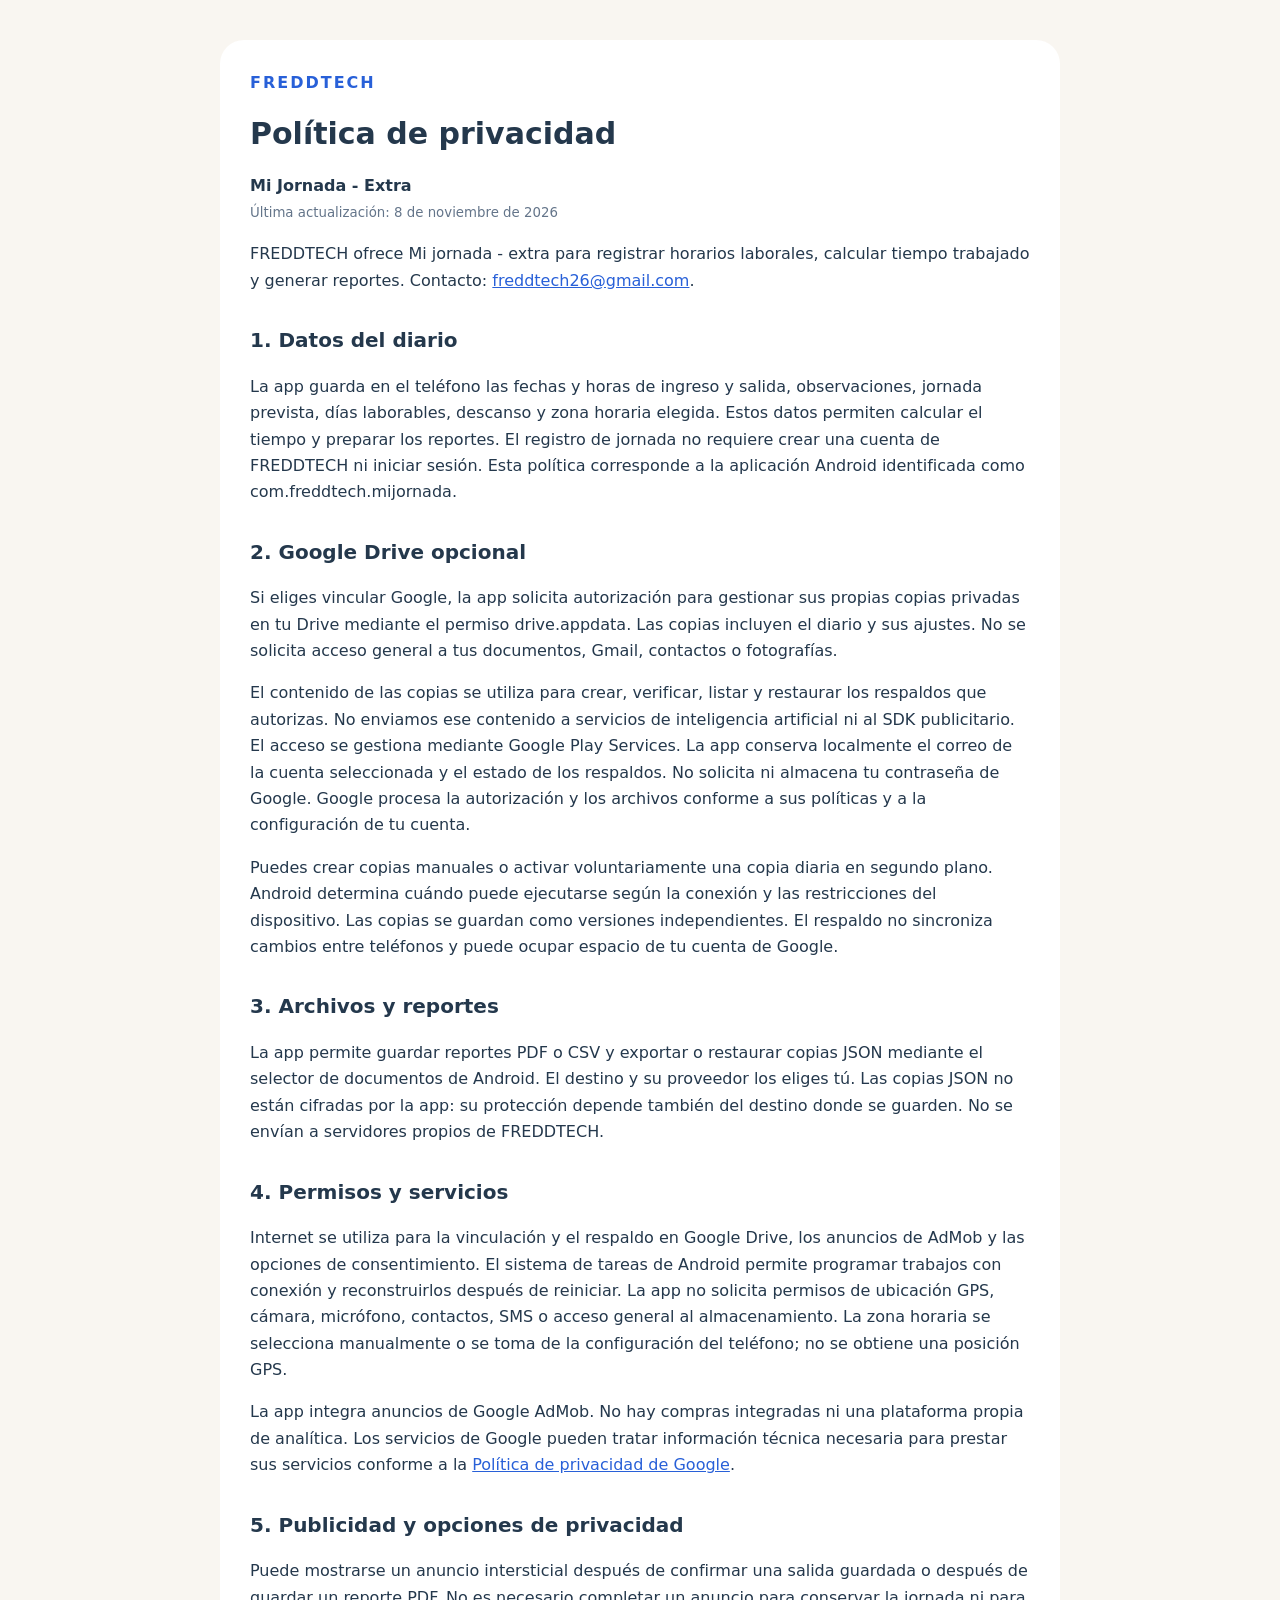
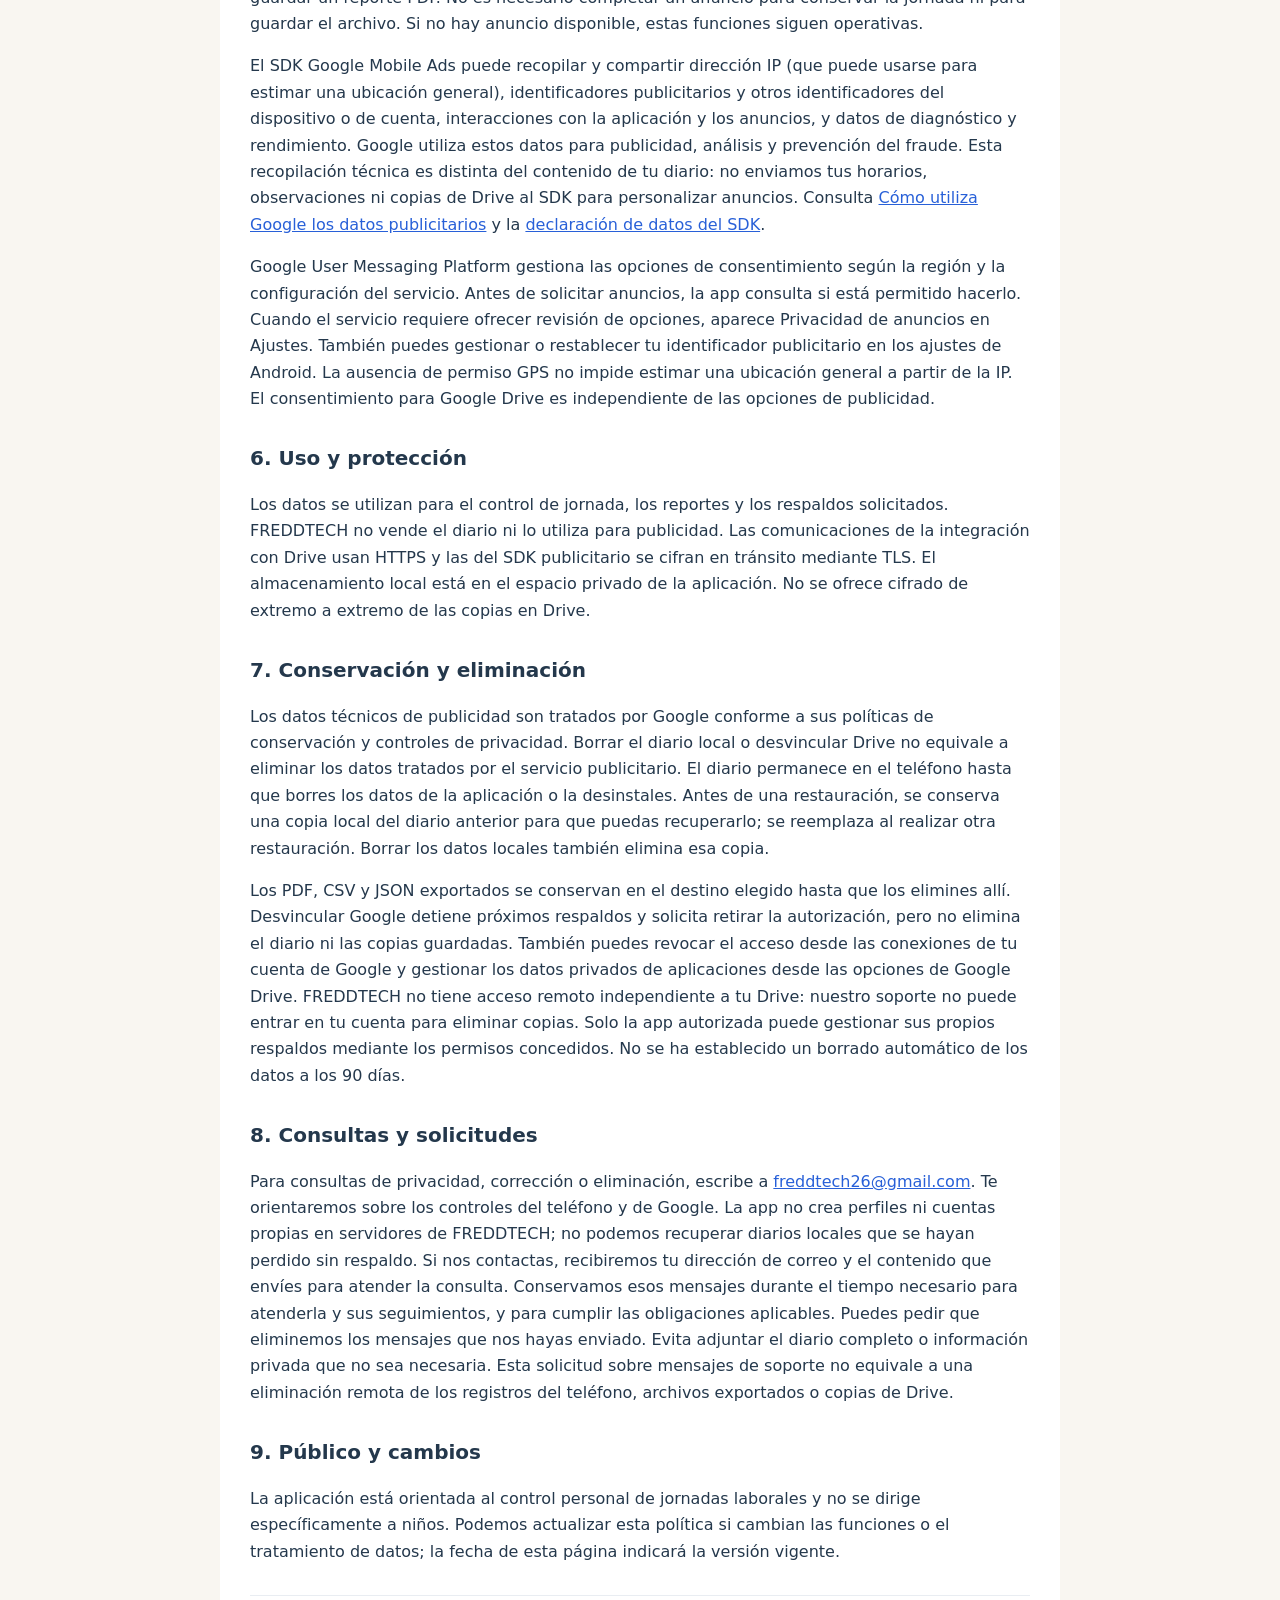
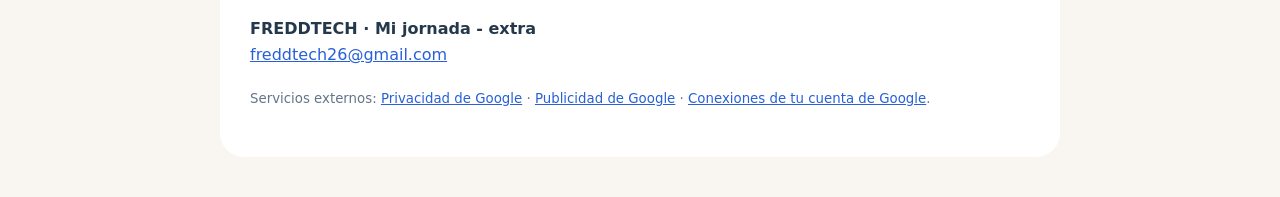
<file: privacidad-mijornada.html>
<!doctype html>
<html lang="es"><head><meta charset="utf-8"><meta name="viewport" content="width=device-width,initial-scale=1"><title>Privacidad · Mi jornada - extra · FREDDTECH</title><meta name="description" content="Política de privacidad de Mi jornada - extra, una aplicación de FREDDTECH."><style>body{margin:0;background:#f9f6f1;color:#24384c;font:16px/1.65 system-ui,sans-serif}main{max-width:780px;margin:40px auto;padding:30px;background:white;border-radius:24px}small{color:#64758a}h1{font-size:30px;line-height:1.2}h2{font-size:20px;margin-top:30px}a{color:#2860d8}.brand{color:#2860d8;font-weight:700;letter-spacing:2px}footer{border-top:1px solid #e9edf2;margin-top:30px;padding-top:20px}@media(max-width:600px){main{margin:16px;padding:22px}}</style></head><body><main>
<div class="brand">FREDDTECH</div><h1>Política de privacidad</h1><p><strong>Mi Jornada - Extra</strong><br><small>Última actualización: 8 de noviembre de 2026</small></p>
<p>FREDDTECH ofrece Mi jornada - extra para registrar horarios laborales, calcular tiempo trabajado y generar reportes. Contacto: <a href="mailto:freddtech26@gmail.com">freddtech26@gmail.com</a>.</p>
<h2>1. Datos del diario</h2><p>La app guarda en el teléfono las fechas y horas de ingreso y salida, observaciones, jornada prevista, días laborables, descanso y zona horaria elegida. Estos datos permiten calcular el tiempo y preparar los reportes. El registro de jornada no requiere crear una cuenta de FREDDTECH ni iniciar sesión. Esta política corresponde a la aplicación Android identificada como com.freddtech.mijornada.</p>
<h2>2. Google Drive opcional</h2><p>Si eliges vincular Google, la app solicita autorización para gestionar sus propias copias privadas en tu Drive mediante el permiso drive.appdata. Las copias incluyen el diario y sus ajustes. No se solicita acceso general a tus documentos, Gmail, contactos o fotografías.</p><p>El contenido de las copias se utiliza para crear, verificar, listar y restaurar los respaldos que autorizas. No enviamos ese contenido a servicios de inteligencia artificial ni al SDK publicitario. El acceso se gestiona mediante Google Play Services. La app conserva localmente el correo de la cuenta seleccionada y el estado de los respaldos. No solicita ni almacena tu contraseña de Google. Google procesa la autorización y los archivos conforme a sus políticas y a la configuración de tu cuenta.</p><p>Puedes crear copias manuales o activar voluntariamente una copia diaria en segundo plano. Android determina cuándo puede ejecutarse según la conexión y las restricciones del dispositivo. Las copias se guardan como versiones independientes. El respaldo no sincroniza cambios entre teléfonos y puede ocupar espacio de tu cuenta de Google.</p>
<h2>3. Archivos y reportes</h2><p>La app permite guardar reportes PDF o CSV y exportar o restaurar copias JSON mediante el selector de documentos de Android. El destino y su proveedor los eliges tú. Las copias JSON no están cifradas por la app: su protección depende también del destino donde se guarden. No se envían a servidores propios de FREDDTECH.</p>
<h2>4. Permisos y servicios</h2><p>Internet se utiliza para la vinculación y el respaldo en Google Drive, los anuncios de AdMob y las opciones de consentimiento. El sistema de tareas de Android permite programar trabajos con conexión y reconstruirlos después de reiniciar. La app no solicita permisos de ubicación GPS, cámara, micrófono, contactos, SMS o acceso general al almacenamiento. La zona horaria se selecciona manualmente o se toma de la configuración del teléfono; no se obtiene una posición GPS.</p><p>La app integra anuncios de Google AdMob. No hay compras integradas ni una plataforma propia de analítica. Los servicios de Google pueden tratar información técnica necesaria para prestar sus servicios conforme a la <a href="https://policies.google.com/privacy">Política de privacidad de Google</a>.</p>
<h2>5. Publicidad y opciones de privacidad</h2><p>Puede mostrarse un anuncio intersticial después de confirmar una salida guardada o después de guardar un reporte PDF. No es necesario completar un anuncio para conservar la jornada ni para guardar el archivo. Si no hay anuncio disponible, estas funciones siguen operativas.</p><p>El SDK Google Mobile Ads puede recopilar y compartir dirección IP (que puede usarse para estimar una ubicación general), identificadores publicitarios y otros identificadores del dispositivo o de cuenta, interacciones con la aplicación y los anuncios, y datos de diagnóstico y rendimiento. Google utiliza estos datos para publicidad, análisis y prevención del fraude. Esta recopilación técnica es distinta del contenido de tu diario: no enviamos tus horarios, observaciones ni copias de Drive al SDK para personalizar anuncios. Consulta <a href="https://policies.google.com/technologies/ads">Cómo utiliza Google los datos publicitarios</a> y la <a href="https://developers.google.com/admob/android/privacy/play-data-disclosure">declaración de datos del SDK</a>.</p><p>Google User Messaging Platform gestiona las opciones de consentimiento según la región y la configuración del servicio. Antes de solicitar anuncios, la app consulta si está permitido hacerlo. Cuando el servicio requiere ofrecer revisión de opciones, aparece Privacidad de anuncios en Ajustes. También puedes gestionar o restablecer tu identificador publicitario en los ajustes de Android. La ausencia de permiso GPS no impide estimar una ubicación general a partir de la IP. El consentimiento para Google Drive es independiente de las opciones de publicidad.</p><h2>6. Uso y protección</h2><p>Los datos se utilizan para el control de jornada, los reportes y los respaldos solicitados. FREDDTECH no vende el diario ni lo utiliza para publicidad. Las comunicaciones de la integración con Drive usan HTTPS y las del SDK publicitario se cifran en tránsito mediante TLS. El almacenamiento local está en el espacio privado de la aplicación. No se ofrece cifrado de extremo a extremo de las copias en Drive.</p>
<h2>7. Conservación y eliminación</h2><p>Los datos técnicos de publicidad son tratados por Google conforme a sus políticas de conservación y controles de privacidad. Borrar el diario local o desvincular Drive no equivale a eliminar los datos tratados por el servicio publicitario. El diario permanece en el teléfono hasta que borres los datos de la aplicación o la desinstales. Antes de una restauración, se conserva una copia local del diario anterior para que puedas recuperarlo; se reemplaza al realizar otra restauración. Borrar los datos locales también elimina esa copia.</p><p>Los PDF, CSV y JSON exportados se conservan en el destino elegido hasta que los elimines allí. Desvincular Google detiene próximos respaldos y solicita retirar la autorización, pero no elimina el diario ni las copias guardadas. También puedes revocar el acceso desde las conexiones de tu cuenta de Google y gestionar los datos privados de aplicaciones desde las opciones de Google Drive. FREDDTECH no tiene acceso remoto independiente a tu Drive: nuestro soporte no puede entrar en tu cuenta para eliminar copias. Solo la app autorizada puede gestionar sus propios respaldos mediante los permisos concedidos. No se ha establecido un borrado automático de los datos a los 90 días.</p>
<h2>8. Consultas y solicitudes</h2><p>Para consultas de privacidad, corrección o eliminación, escribe a <a href="mailto:freddtech26@gmail.com">freddtech26@gmail.com</a>. Te orientaremos sobre los controles del teléfono y de Google. La app no crea perfiles ni cuentas propias en servidores de FREDDTECH; no podemos recuperar diarios locales que se hayan perdido sin respaldo. Si nos contactas, recibiremos tu dirección de correo y el contenido que envíes para atender la consulta. Conservamos esos mensajes durante el tiempo necesario para atenderla y sus seguimientos, y para cumplir las obligaciones aplicables. Puedes pedir que eliminemos los mensajes que nos hayas enviado. Evita adjuntar el diario completo o información privada que no sea necesaria. Esta solicitud sobre mensajes de soporte no equivale a una eliminación remota de los registros del teléfono, archivos exportados o copias de Drive.</p>
<h2>9. Público y cambios</h2><p>La aplicación está orientada al control personal de jornadas laborales y no se dirige específicamente a niños. Podemos actualizar esta política si cambian las funciones o el tratamiento de datos; la fecha de esta página indicará la versión vigente.</p>
<footer><strong>FREDDTECH · Mi jornada - extra</strong><br><a href="mailto:freddtech26@gmail.com">freddtech26@gmail.com</a></footer>
<p><small>Servicios externos: <a href="https://policies.google.com/privacy">Privacidad de Google</a> · <a href="https://policies.google.com/technologies/ads">Publicidad de Google</a> · <a href="https://myaccount.google.com/connections">Conexiones de tu cuenta de Google</a>.</small></p></main></body></html>
</file>
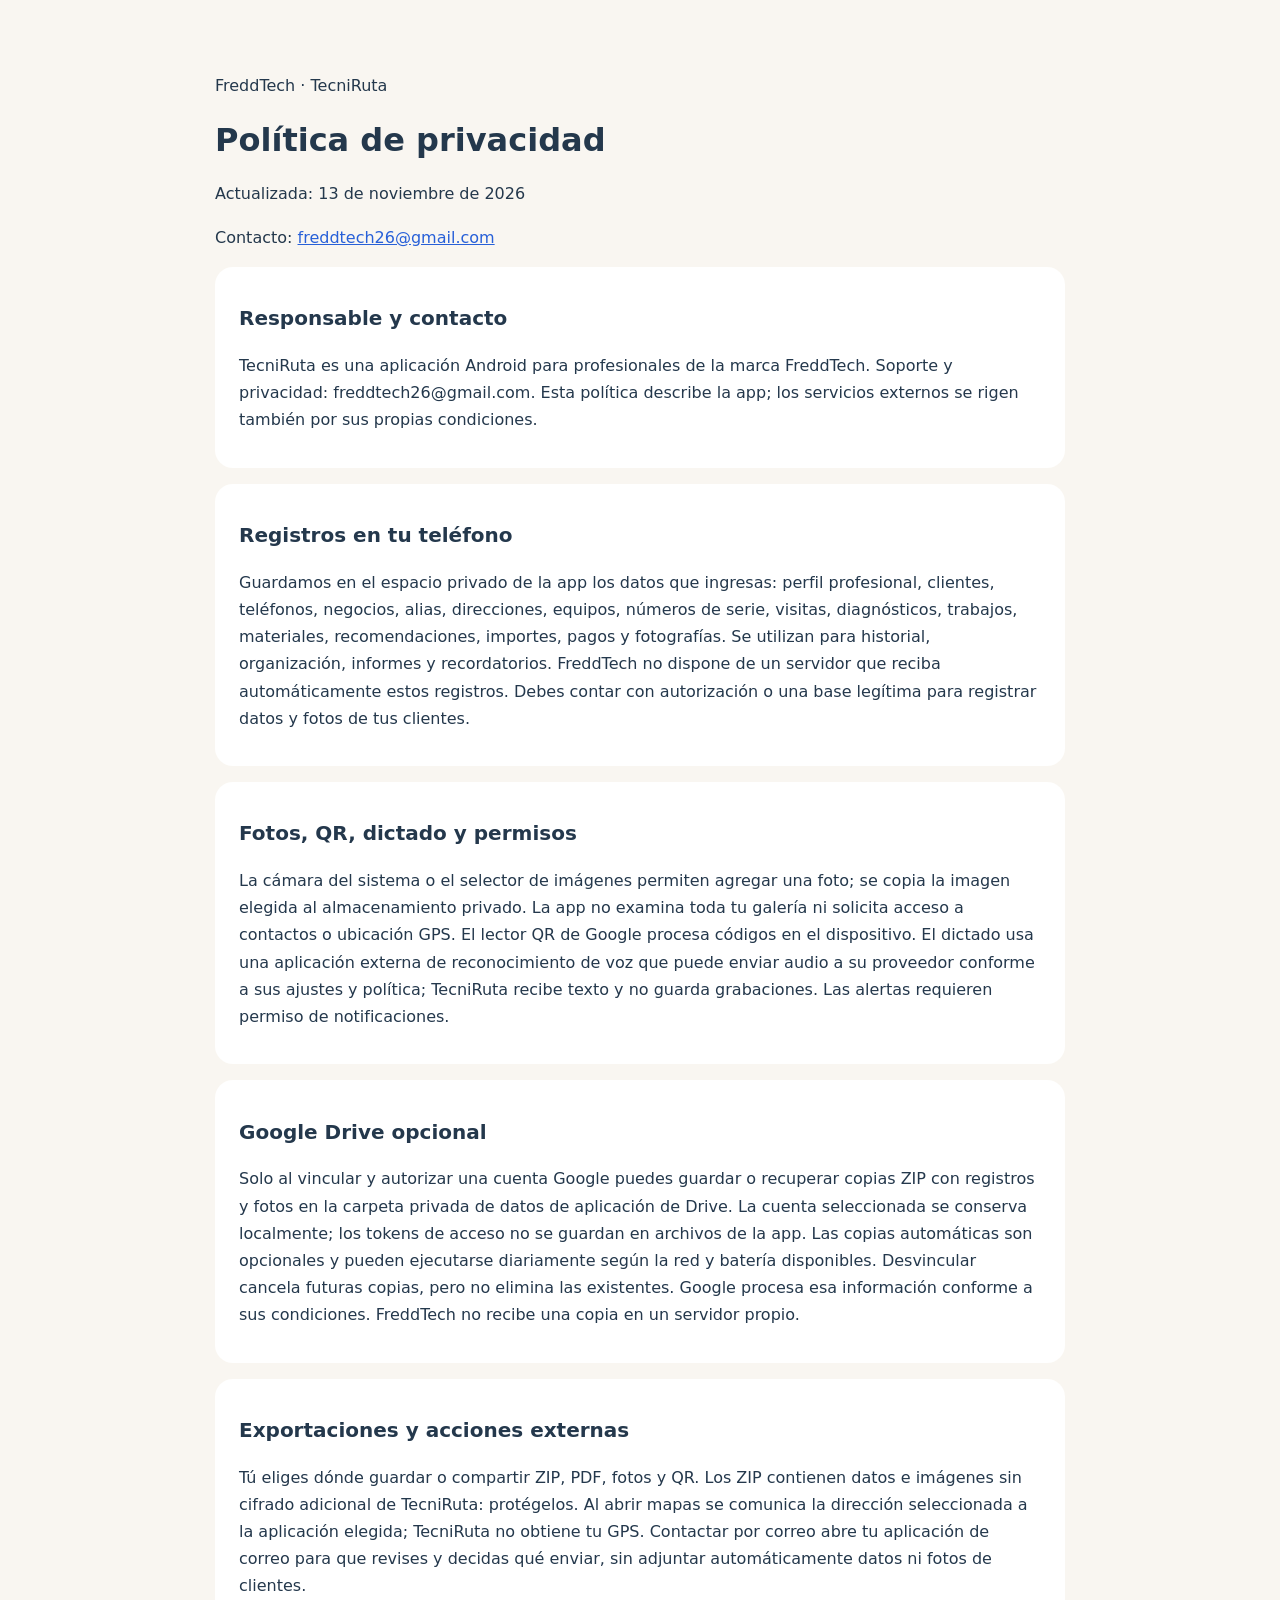
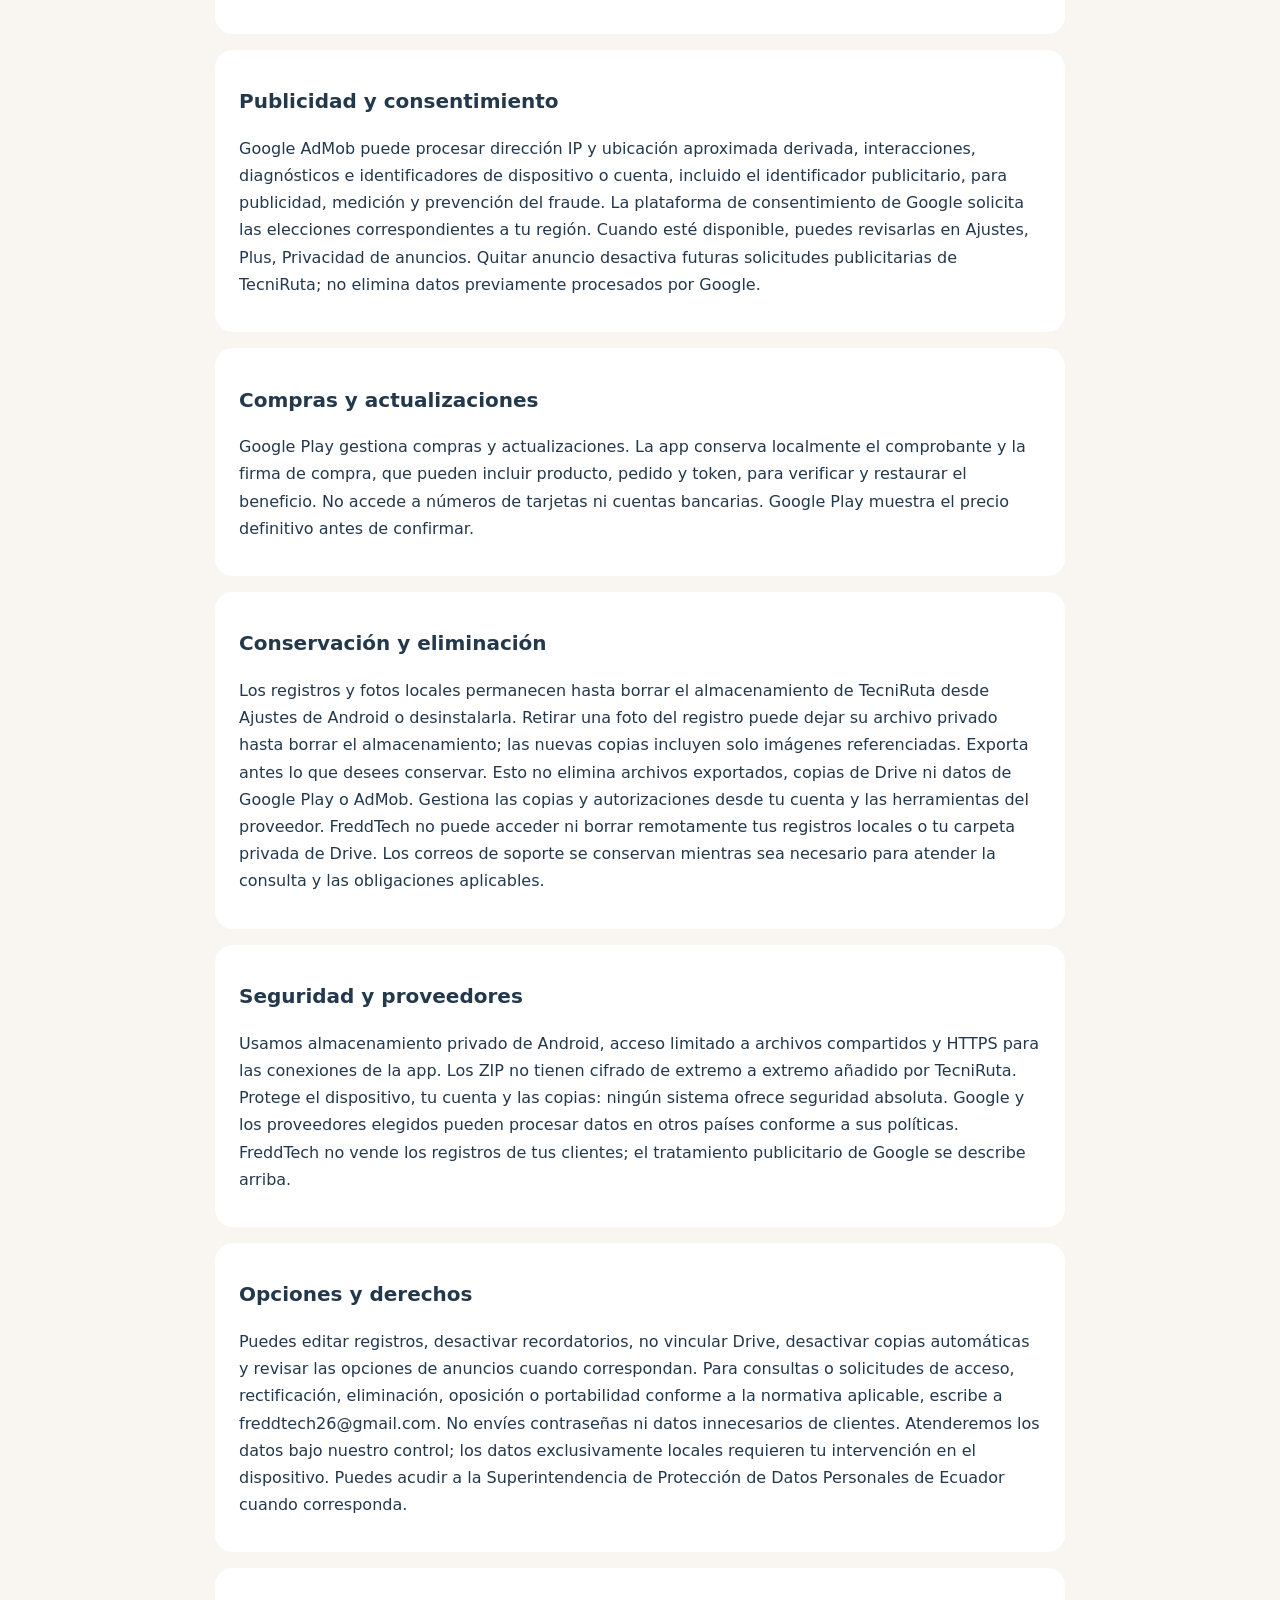
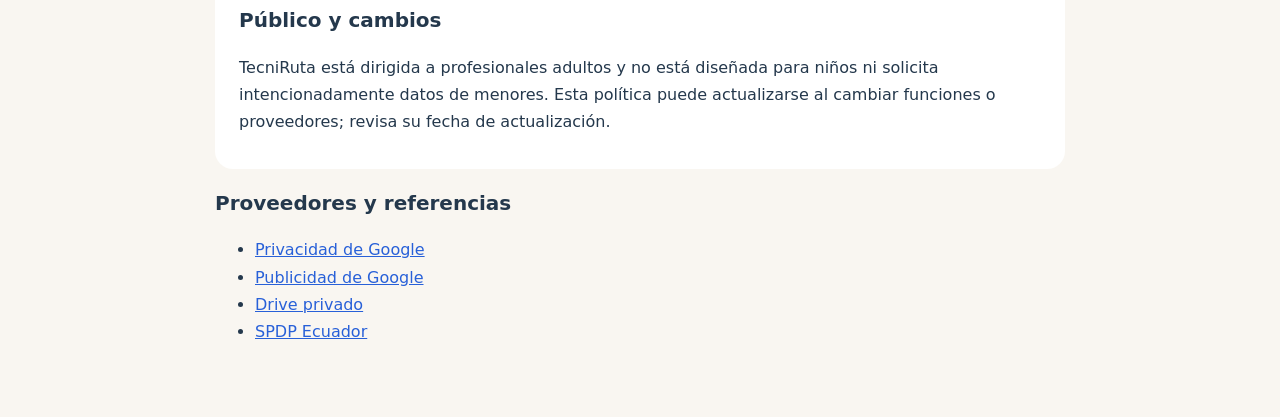
<file: privacidad-tecniruta.html>
<!doctype html><html lang="es"><meta charset="utf-8"><meta name="viewport" content="width=device-width,initial-scale=1"><title>Privacidad · TecniRuta · FreddTech</title><style>body{background:#f9f6f1;color:#24384c;font:16px/1.7 system-ui;margin:0}main{max-width:850px;margin:32px auto;padding:24px}section{background:white;border-radius:18px;padding:18px 24px;margin:16px 0}h1{line-height:1.2}h2{font-size:20px}a{color:#2860d8;overflow-wrap:anywhere}</style><main><p>FreddTech · TecniRuta</p><h1>Política de privacidad</h1><p>Actualizada: 13 de noviembre de 2026</p><p>Contacto: <a href="mailto:freddtech26@gmail.com">freddtech26@gmail.com</a></p><section><h2>Responsable y contacto</h2><p>TecniRuta es una aplicación Android para profesionales de la marca FreddTech. Soporte y privacidad: freddtech26@gmail.com. Esta política describe la app; los servicios externos se rigen también por sus propias condiciones.</p></section><section><h2>Registros en tu teléfono</h2><p>Guardamos en el espacio privado de la app los datos que ingresas: perfil profesional, clientes, teléfonos, negocios, alias, direcciones, equipos, números de serie, visitas, diagnósticos, trabajos, materiales, recomendaciones, importes, pagos y fotografías. Se utilizan para historial, organización, informes y recordatorios. FreddTech no dispone de un servidor que reciba automáticamente estos registros. Debes contar con autorización o una base legítima para registrar datos y fotos de tus clientes.</p></section><section><h2>Fotos, QR, dictado y permisos</h2><p>La cámara del sistema o el selector de imágenes permiten agregar una foto; se copia la imagen elegida al almacenamiento privado. La app no examina toda tu galería ni solicita acceso a contactos o ubicación GPS. El lector QR de Google procesa códigos en el dispositivo. El dictado usa una aplicación externa de reconocimiento de voz que puede enviar audio a su proveedor conforme a sus ajustes y política; TecniRuta recibe texto y no guarda grabaciones. Las alertas requieren permiso de notificaciones.</p></section><section><h2>Google Drive opcional</h2><p>Solo al vincular y autorizar una cuenta Google puedes guardar o recuperar copias ZIP con registros y fotos en la carpeta privada de datos de aplicación de Drive. La cuenta seleccionada se conserva localmente; los tokens de acceso no se guardan en archivos de la app. Las copias automáticas son opcionales y pueden ejecutarse diariamente según la red y batería disponibles. Desvincular cancela futuras copias, pero no elimina las existentes. Google procesa esa información conforme a sus condiciones. FreddTech no recibe una copia en un servidor propio.</p></section><section><h2>Exportaciones y acciones externas</h2><p>Tú eliges dónde guardar o compartir ZIP, PDF, fotos y QR. Los ZIP contienen datos e imágenes sin cifrado adicional de TecniRuta: protégelos. Al abrir mapas se comunica la dirección seleccionada a la aplicación elegida; TecniRuta no obtiene tu GPS. Contactar por correo abre tu aplicación de correo para que revises y decidas qué enviar, sin adjuntar automáticamente datos ni fotos de clientes.</p></section><section><h2>Publicidad y consentimiento</h2><p>Google AdMob puede procesar dirección IP y ubicación aproximada derivada, interacciones, diagnósticos e identificadores de dispositivo o cuenta, incluido el identificador publicitario, para publicidad, medición y prevención del fraude. La plataforma de consentimiento de Google solicita las elecciones correspondientes a tu región. Cuando esté disponible, puedes revisarlas en Ajustes, Plus, Privacidad de anuncios. Quitar anuncio desactiva futuras solicitudes publicitarias de TecniRuta; no elimina datos previamente procesados por Google.</p></section><section><h2>Compras y actualizaciones</h2><p>Google Play gestiona compras y actualizaciones. La app conserva localmente el comprobante y la firma de compra, que pueden incluir producto, pedido y token, para verificar y restaurar el beneficio. No accede a números de tarjetas ni cuentas bancarias. Google Play muestra el precio definitivo antes de confirmar.</p></section><section><h2>Conservación y eliminación</h2><p>Los registros y fotos locales permanecen hasta borrar el almacenamiento de TecniRuta desde Ajustes de Android o desinstalarla. Retirar una foto del registro puede dejar su archivo privado hasta borrar el almacenamiento; las nuevas copias incluyen solo imágenes referenciadas. Exporta antes lo que desees conservar. Esto no elimina archivos exportados, copias de Drive ni datos de Google Play o AdMob. Gestiona las copias y autorizaciones desde tu cuenta y las herramientas del proveedor. FreddTech no puede acceder ni borrar remotamente tus registros locales o tu carpeta privada de Drive. Los correos de soporte se conservan mientras sea necesario para atender la consulta y las obligaciones aplicables.</p></section><section><h2>Seguridad y proveedores</h2><p>Usamos almacenamiento privado de Android, acceso limitado a archivos compartidos y HTTPS para las conexiones de la app. Los ZIP no tienen cifrado de extremo a extremo añadido por TecniRuta. Protege el dispositivo, tu cuenta y las copias: ningún sistema ofrece seguridad absoluta. Google y los proveedores elegidos pueden procesar datos en otros países conforme a sus políticas. FreddTech no vende los registros de tus clientes; el tratamiento publicitario de Google se describe arriba.</p></section><section><h2>Opciones y derechos</h2><p>Puedes editar registros, desactivar recordatorios, no vincular Drive, desactivar copias automáticas y revisar las opciones de anuncios cuando correspondan. Para consultas o solicitudes de acceso, rectificación, eliminación, oposición o portabilidad conforme a la normativa aplicable, escribe a freddtech26@gmail.com. No envíes contraseñas ni datos innecesarios de clientes. Atenderemos los datos bajo nuestro control; los datos exclusivamente locales requieren tu intervención en el dispositivo. Puedes acudir a la Superintendencia de Protección de Datos Personales de Ecuador cuando corresponda.</p></section><section><h2>Público y cambios</h2><p>TecniRuta está dirigida a profesionales adultos y no está diseñada para niños ni solicita intencionadamente datos de menores. Esta política puede actualizarse al cambiar funciones o proveedores; revisa su fecha de actualización.</p></section><h2>Proveedores y referencias</h2><ul><li><a href="https://policies.google.com/privacy">Privacidad de Google</a></li><li><a href="https://developers.google.com/admob/android/privacy/play-data-disclosure">Publicidad de Google</a></li><li><a href="https://developers.google.com/workspace/drive/api/guides/appdata">Drive privado</a></li><li><a href="https://www.spdp.gob.ec/">SPDP Ecuador</a></li></ul></main></html>
</file>
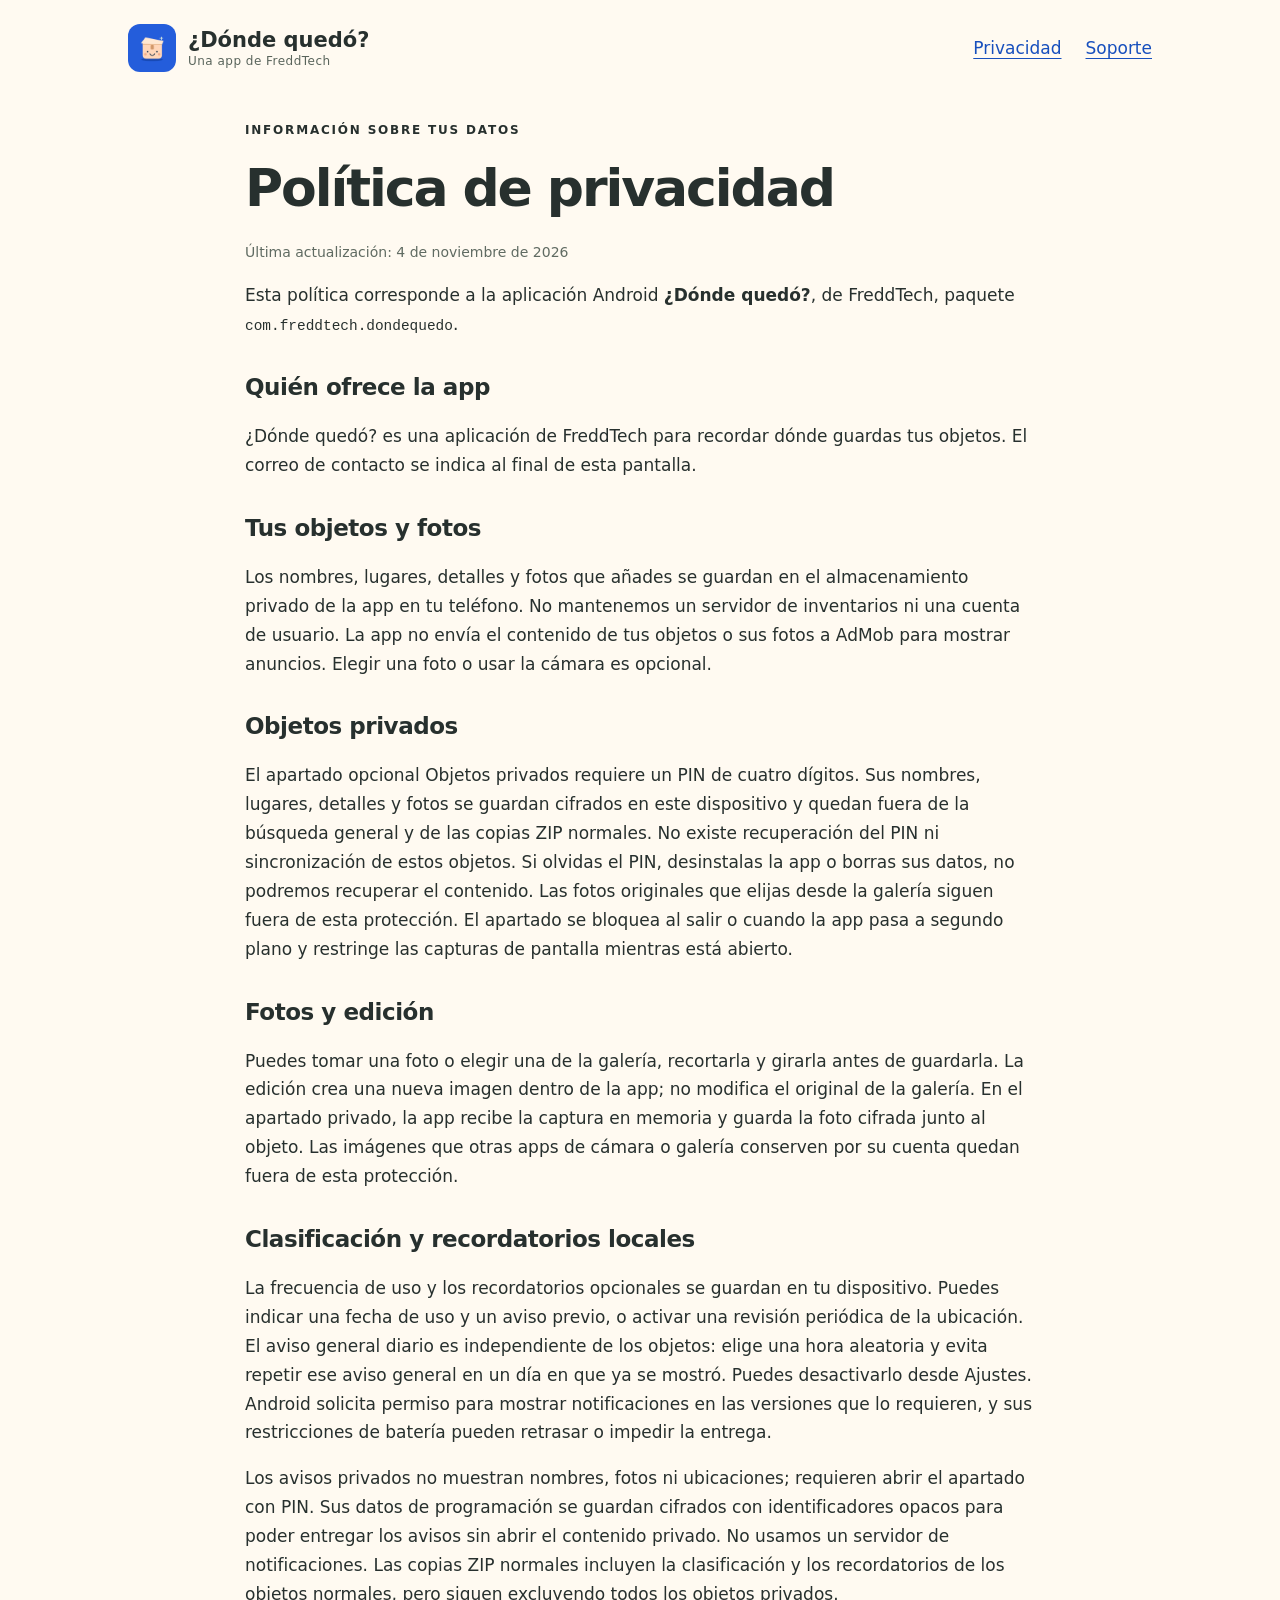
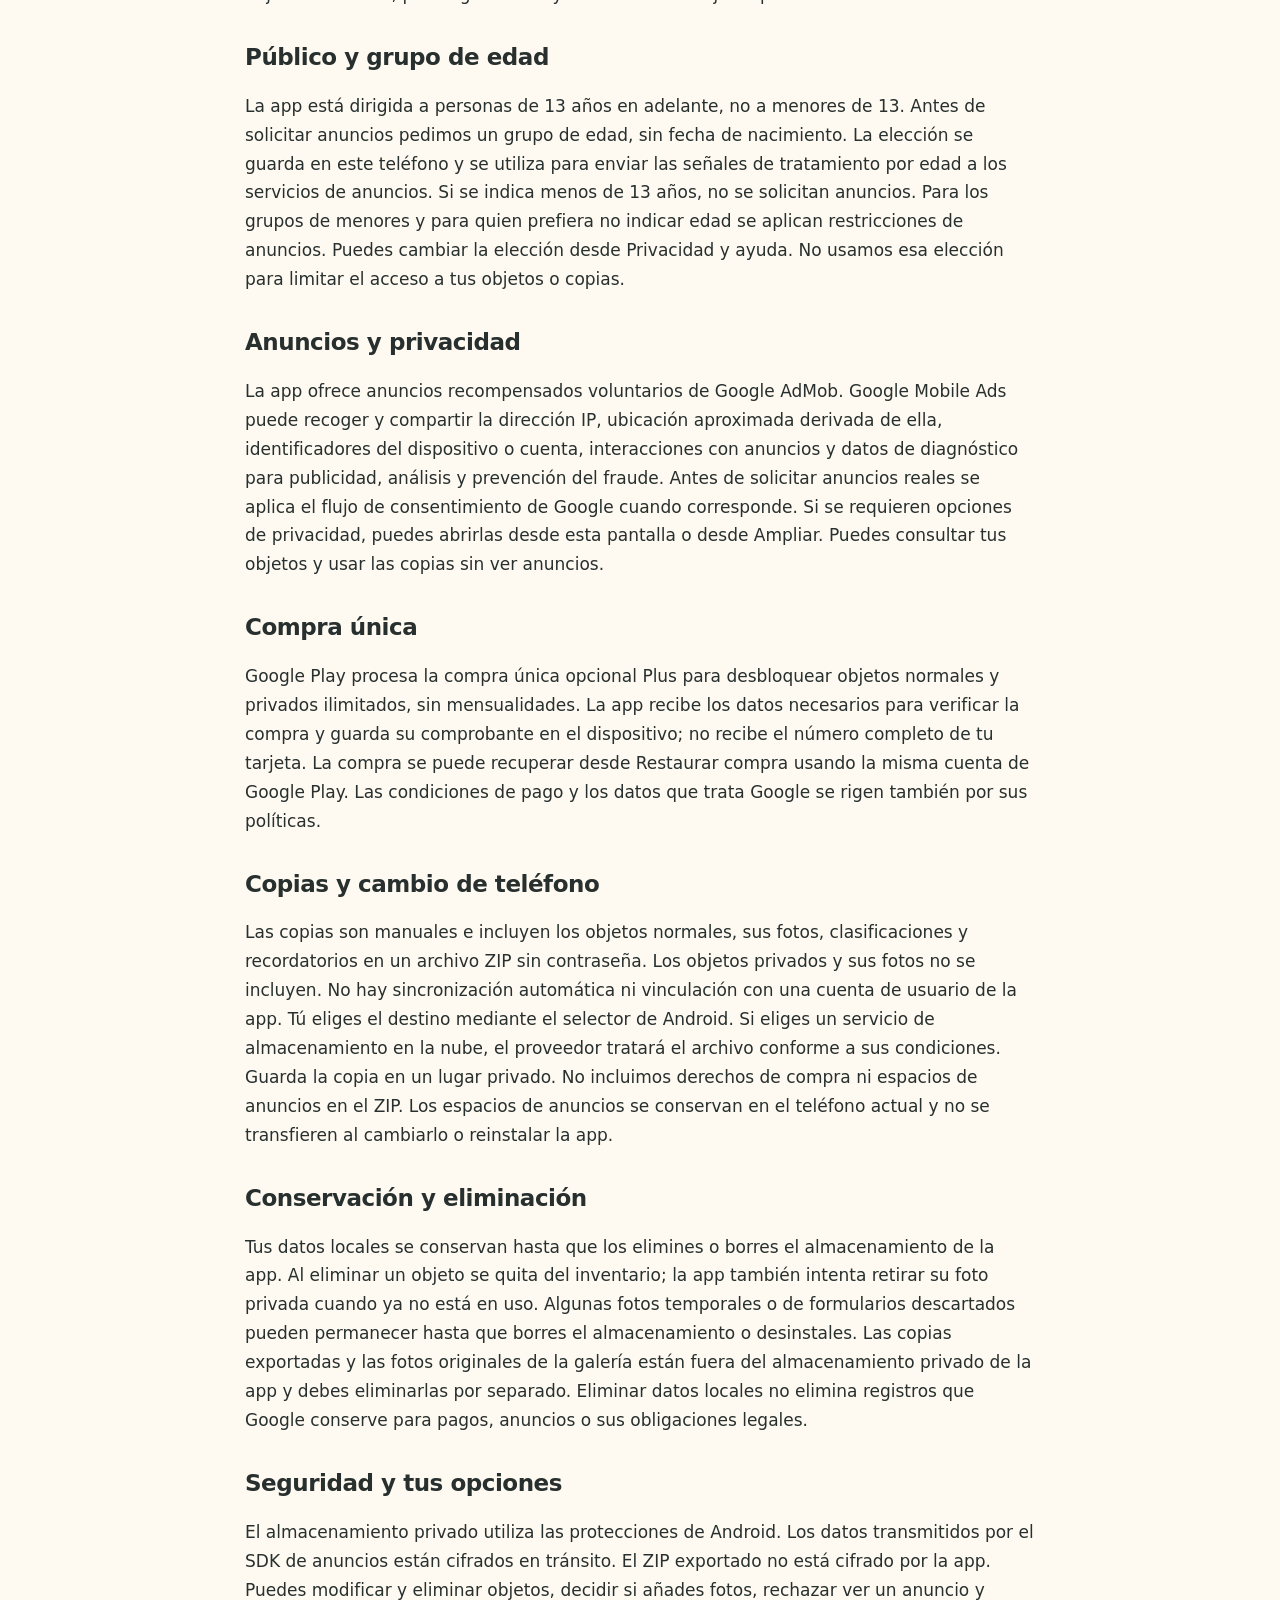
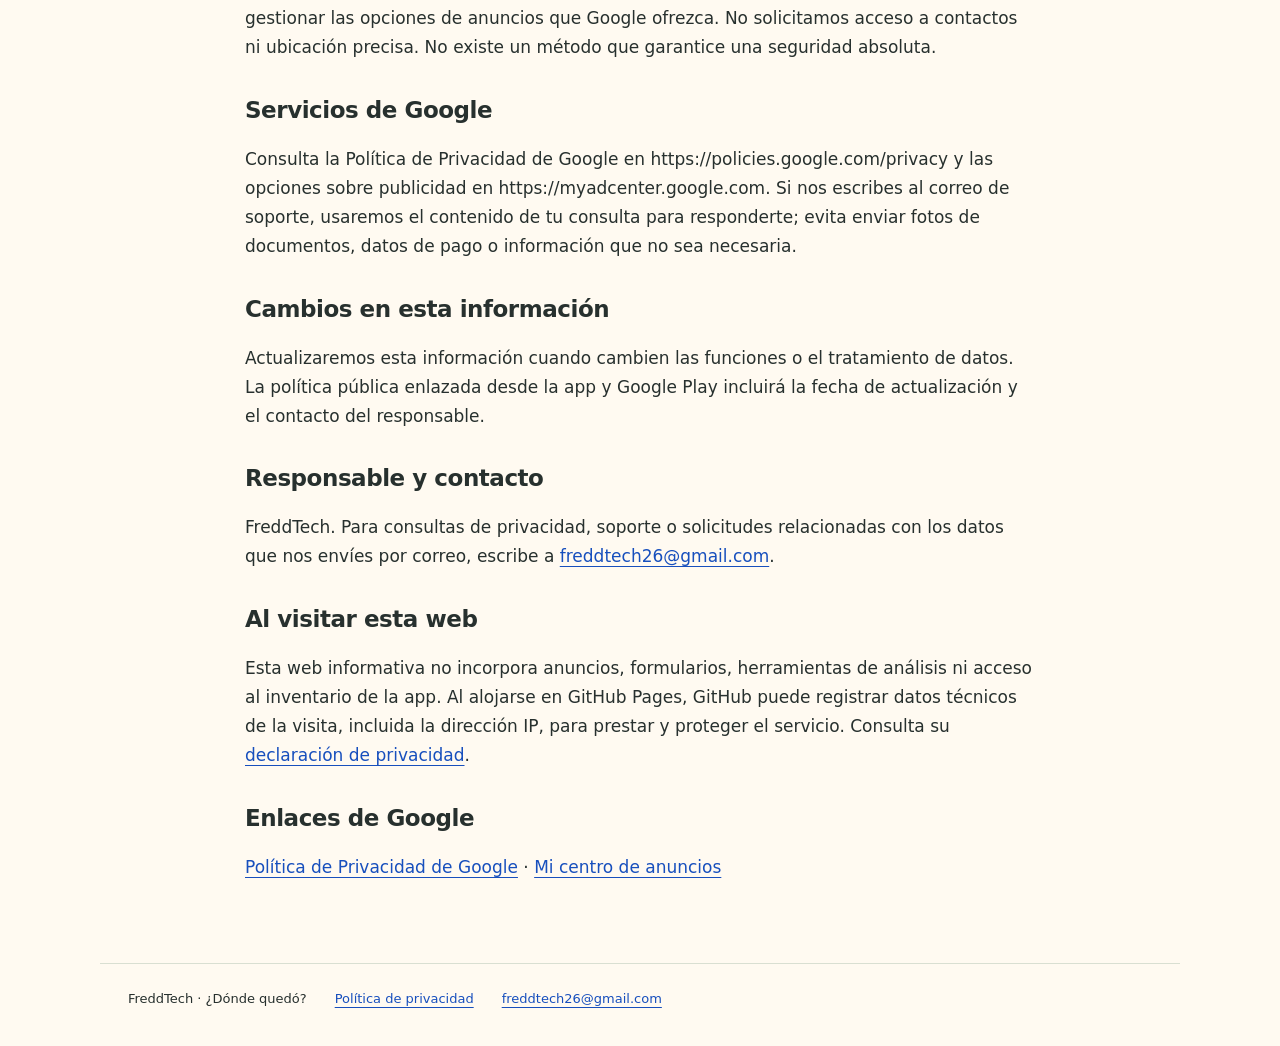
<file: privacidad.html>
<!doctype html>
<html lang="es"><head><meta charset="utf-8"><meta name="viewport" content="width=device-width,initial-scale=1"><meta name="description" content="Información y soporte de ¿Dónde quedó?, la app de FreddTech para recordar dónde guardas tus objetos."><title>Política de privacidad · FreddTech</title><link rel="icon" href="icono.png"><link rel="stylesheet" href="estilos.css"></head>
<body><header><a class="brand" href="index.html"><img src="icono.png" width="48" height="48" alt=""><span>¿Dónde quedó?<small>Una app de FreddTech</small></span></a><nav aria-label="Navegación"><a href="privacidad.html">Privacidad</a><a href="mailto:freddtech26@gmail.com">Soporte</a></nav></header>
<main><article class="policy"><p class="eyebrow">INFORMACIÓN SOBRE TUS DATOS</p><h1>Política de privacidad</h1><p class="date">Última actualización: 4 de noviembre de 2026</p><p>Esta política corresponde a la aplicación Android <strong>¿Dónde quedó?</strong>, de FreddTech, paquete <code>com.freddtech.dondequedo</code>.</p><section><h2>Quién ofrece la app</h2><p>¿Dónde quedó? es una aplicación de FreddTech para recordar dónde guardas tus objetos. El correo de contacto se indica al final de esta pantalla.</p></section>
<section><h2>Tus objetos y fotos</h2><p>Los nombres, lugares, detalles y fotos que añades se guardan en el almacenamiento privado de la app en tu teléfono. No mantenemos un servidor de inventarios ni una cuenta de usuario. La app no envía el contenido de tus objetos o sus fotos a AdMob para mostrar anuncios. Elegir una foto o usar la cámara es opcional.</p></section>
<section><h2>Objetos privados</h2><p>El apartado opcional Objetos privados requiere un PIN de cuatro dígitos. Sus nombres, lugares, detalles y fotos se guardan cifrados en este dispositivo y quedan fuera de la búsqueda general y de las copias ZIP normales. No existe recuperación del PIN ni sincronización de estos objetos. Si olvidas el PIN, desinstalas la app o borras sus datos, no podremos recuperar el contenido. Las fotos originales que elijas desde la galería siguen fuera de esta protección. El apartado se bloquea al salir o cuando la app pasa a segundo plano y restringe las capturas de pantalla mientras está abierto.</p></section>
<section><h2>Fotos y edición</h2><p>Puedes tomar una foto o elegir una de la galería, recortarla y girarla antes de guardarla. La edición crea una nueva imagen dentro de la app; no modifica el original de la galería. En el apartado privado, la app recibe la captura en memoria y guarda la foto cifrada junto al objeto. Las imágenes que otras apps de cámara o galería conserven por su cuenta quedan fuera de esta protección.</p></section>
<section><h2>Clasificación y recordatorios locales</h2><p>La frecuencia de uso y los recordatorios opcionales se guardan en tu dispositivo. Puedes indicar una fecha de uso y un aviso previo, o activar una revisión periódica de la ubicación. El aviso general diario es independiente de los objetos: elige una hora aleatoria y evita repetir ese aviso general en un día en que ya se mostró. Puedes desactivarlo desde Ajustes. Android solicita permiso para mostrar notificaciones en las versiones que lo requieren, y sus restricciones de batería pueden retrasar o impedir la entrega.</p><p>Los avisos privados no muestran nombres, fotos ni ubicaciones; requieren abrir el apartado con PIN. Sus datos de programación se guardan cifrados con identificadores opacos para poder entregar los avisos sin abrir el contenido privado. No usamos un servidor de notificaciones. Las copias ZIP normales incluyen la clasificación y los recordatorios de los objetos normales, pero siguen excluyendo todos los objetos privados.</p></section>
<section><h2>Público y grupo de edad</h2><p>La app está dirigida a personas de 13 años en adelante, no a menores de 13. Antes de solicitar anuncios pedimos un grupo de edad, sin fecha de nacimiento. La elección se guarda en este teléfono y se utiliza para enviar las señales de tratamiento por edad a los servicios de anuncios. Si se indica menos de 13 años, no se solicitan anuncios. Para los grupos de menores y para quien prefiera no indicar edad se aplican restricciones de anuncios. Puedes cambiar la elección desde Privacidad y ayuda. No usamos esa elección para limitar el acceso a tus objetos o copias.</p></section>
<section><h2>Anuncios y privacidad</h2><p>La app ofrece anuncios recompensados voluntarios de Google AdMob. Google Mobile Ads puede recoger y compartir la dirección IP, ubicación aproximada derivada de ella, identificadores del dispositivo o cuenta, interacciones con anuncios y datos de diagnóstico para publicidad, análisis y prevención del fraude. Antes de solicitar anuncios reales se aplica el flujo de consentimiento de Google cuando corresponde. Si se requieren opciones de privacidad, puedes abrirlas desde esta pantalla o desde Ampliar. Puedes consultar tus objetos y usar las copias sin ver anuncios.</p></section>
<section><h2>Compra única</h2><p>Google Play procesa la compra única opcional Plus para desbloquear objetos normales y privados ilimitados, sin mensualidades. La app recibe los datos necesarios para verificar la compra y guarda su comprobante en el dispositivo; no recibe el número completo de tu tarjeta. La compra se puede recuperar desde Restaurar compra usando la misma cuenta de Google Play. Las condiciones de pago y los datos que trata Google se rigen también por sus políticas.</p></section>
<section><h2>Copias y cambio de teléfono</h2><p>Las copias son manuales e incluyen los objetos normales, sus fotos, clasificaciones y recordatorios en un archivo ZIP sin contraseña. Los objetos privados y sus fotos no se incluyen. No hay sincronización automática ni vinculación con una cuenta de usuario de la app. Tú eliges el destino mediante el selector de Android. Si eliges un servicio de almacenamiento en la nube, el proveedor tratará el archivo conforme a sus condiciones. Guarda la copia en un lugar privado. No incluimos derechos de compra ni espacios de anuncios en el ZIP. Los espacios de anuncios se conservan en el teléfono actual y no se transfieren al cambiarlo o reinstalar la app.</p></section>
<section><h2>Conservación y eliminación</h2><p>Tus datos locales se conservan hasta que los elimines o borres el almacenamiento de la app. Al eliminar un objeto se quita del inventario; la app también intenta retirar su foto privada cuando ya no está en uso. Algunas fotos temporales o de formularios descartados pueden permanecer hasta que borres el almacenamiento o desinstales. Las copias exportadas y las fotos originales de la galería están fuera del almacenamiento privado de la app y debes eliminarlas por separado. Eliminar datos locales no elimina registros que Google conserve para pagos, anuncios o sus obligaciones legales.</p></section>
<section><h2>Seguridad y tus opciones</h2><p>El almacenamiento privado utiliza las protecciones de Android. Los datos transmitidos por el SDK de anuncios están cifrados en tránsito. El ZIP exportado no está cifrado por la app. Puedes modificar y eliminar objetos, decidir si añades fotos, rechazar ver un anuncio y gestionar las opciones de anuncios que Google ofrezca. No solicitamos acceso a contactos ni ubicación precisa. No existe un método que garantice una seguridad absoluta.</p></section>
<section><h2>Servicios de Google</h2><p>Consulta la Política de Privacidad de Google en https://policies.google.com/privacy y las opciones sobre publicidad en https://myadcenter.google.com. Si nos escribes al correo de soporte, usaremos el contenido de tu consulta para responderte; evita enviar fotos de documentos, datos de pago o información que no sea necesaria.</p></section>
<section><h2>Cambios en esta información</h2><p>Actualizaremos esta información cuando cambien las funciones o el tratamiento de datos. La política pública enlazada desde la app y Google Play incluirá la fecha de actualización y el contacto del responsable.</p></section><section><h2>Responsable y contacto</h2><p>FreddTech. Para consultas de privacidad, soporte o solicitudes relacionadas con los datos que nos envíes por correo, escribe a <a href="mailto:freddtech26@gmail.com">freddtech26@gmail.com</a>.</p></section><section><h2>Al visitar esta web</h2><p>Esta web informativa no incorpora anuncios, formularios, herramientas de análisis ni acceso al inventario de la app. Al alojarse en GitHub Pages, GitHub puede registrar datos técnicos de la visita, incluida la dirección IP, para prestar y proteger el servicio. Consulta su <a href="https://docs.github.com/es/site-policy/privacy-policies/github-general-privacy-statement">declaración de privacidad</a>.</p></section><section><h2>Enlaces de Google</h2><p><a href="https://policies.google.com/privacy">Política de Privacidad de Google</a> · <a href="https://myadcenter.google.com">Mi centro de anuncios</a></p></section></article></main><footer><span>FreddTech · ¿Dónde quedó?</span><a href="privacidad.html">Política de privacidad</a><a href="mailto:freddtech26@gmail.com">freddtech26@gmail.com</a></footer></body></html>
</file>
<file: estilos.css>
*{box-sizing:border-box}html{color-scheme:light}body{margin:0;background:#fffaf1;color:#27302e;font:17px/1.7 system-ui,-apple-system,Segoe UI,sans-serif}a{color:#174fbd;text-underline-offset:4px}header,main,footer{max-width:1080px;margin:auto}header{display:flex;align-items:center;justify-content:space-between;padding:24px 28px;gap:24px}.brand{display:flex;align-items:center;gap:12px;color:inherit;text-decoration:none;font-size:21px;font-weight:750;line-height:1.3}.brand small{display:block;font-size:12px;font-weight:500;letter-spacing:.04em;color:#59645b}.brand img{border-radius:12px}nav{display:flex;gap:24px}main{padding:12px 28px 64px}.hero{background:#245ddb;color:white;border-radius:32px;padding:56px;display:grid;grid-template-columns:1.5fr 1fr;align-items:center;gap:28px}.eyebrow{font-size:12px;font-weight:750;letter-spacing:.15em}h1{font-size:clamp(38px,5vw,64px);line-height:1.08;letter-spacing:-.04em;margin:20px 0 24px}h2{font-size:27px;line-height:1.3;letter-spacing:-.02em}.lead{max-width:510px;font-size:19px;color:#edf2ff}.button{display:inline-block;margin-top:14px;padding:12px 22px;background:#fff3dc;color:#173e8d;border-radius:50px;text-decoration:none;font-weight:700}.mascot{width:100%;max-width:280px;height:auto;justify-self:center}.info{max-width:780px;padding:48px 0 24px}.support{background:#e4eddf;border-radius:24px;padding:28px 36px}.support p{max-width:760px}.text-link{font-weight:700}.policy{max-width:790px;margin:auto}.policy h1{font-size:clamp(36px,5vw,52px)}.policy section{margin-top:34px}.policy h2{font-size:23px}.date{color:#606b62;font-size:14px}code{overflow-wrap:anywhere;font-size:.85em}footer{border-top:1px solid #d9dfd2;padding:24px 28px 36px;display:flex;flex-wrap:wrap;gap:12px 28px;font-size:13px}a:focus-visible{outline:3px solid #d59b26;outline-offset:5px}@media(max-width:650px){body{font-size:16px}header{padding:20px;align-items:flex-start;flex-direction:column;gap:14px}.brand{font-size:19px}nav{gap:24px}main{padding:0 16px 40px}.hero{padding:28px;grid-template-columns:1fr;gap:12px;border-radius:24px}.mascot{max-width:160px}.hero h1{margin-top:14px}.info{padding:30px 8px 18px}.support{padding:24px}.policy{padding:12px 6px}footer{padding:24px 22px}}
</file>
